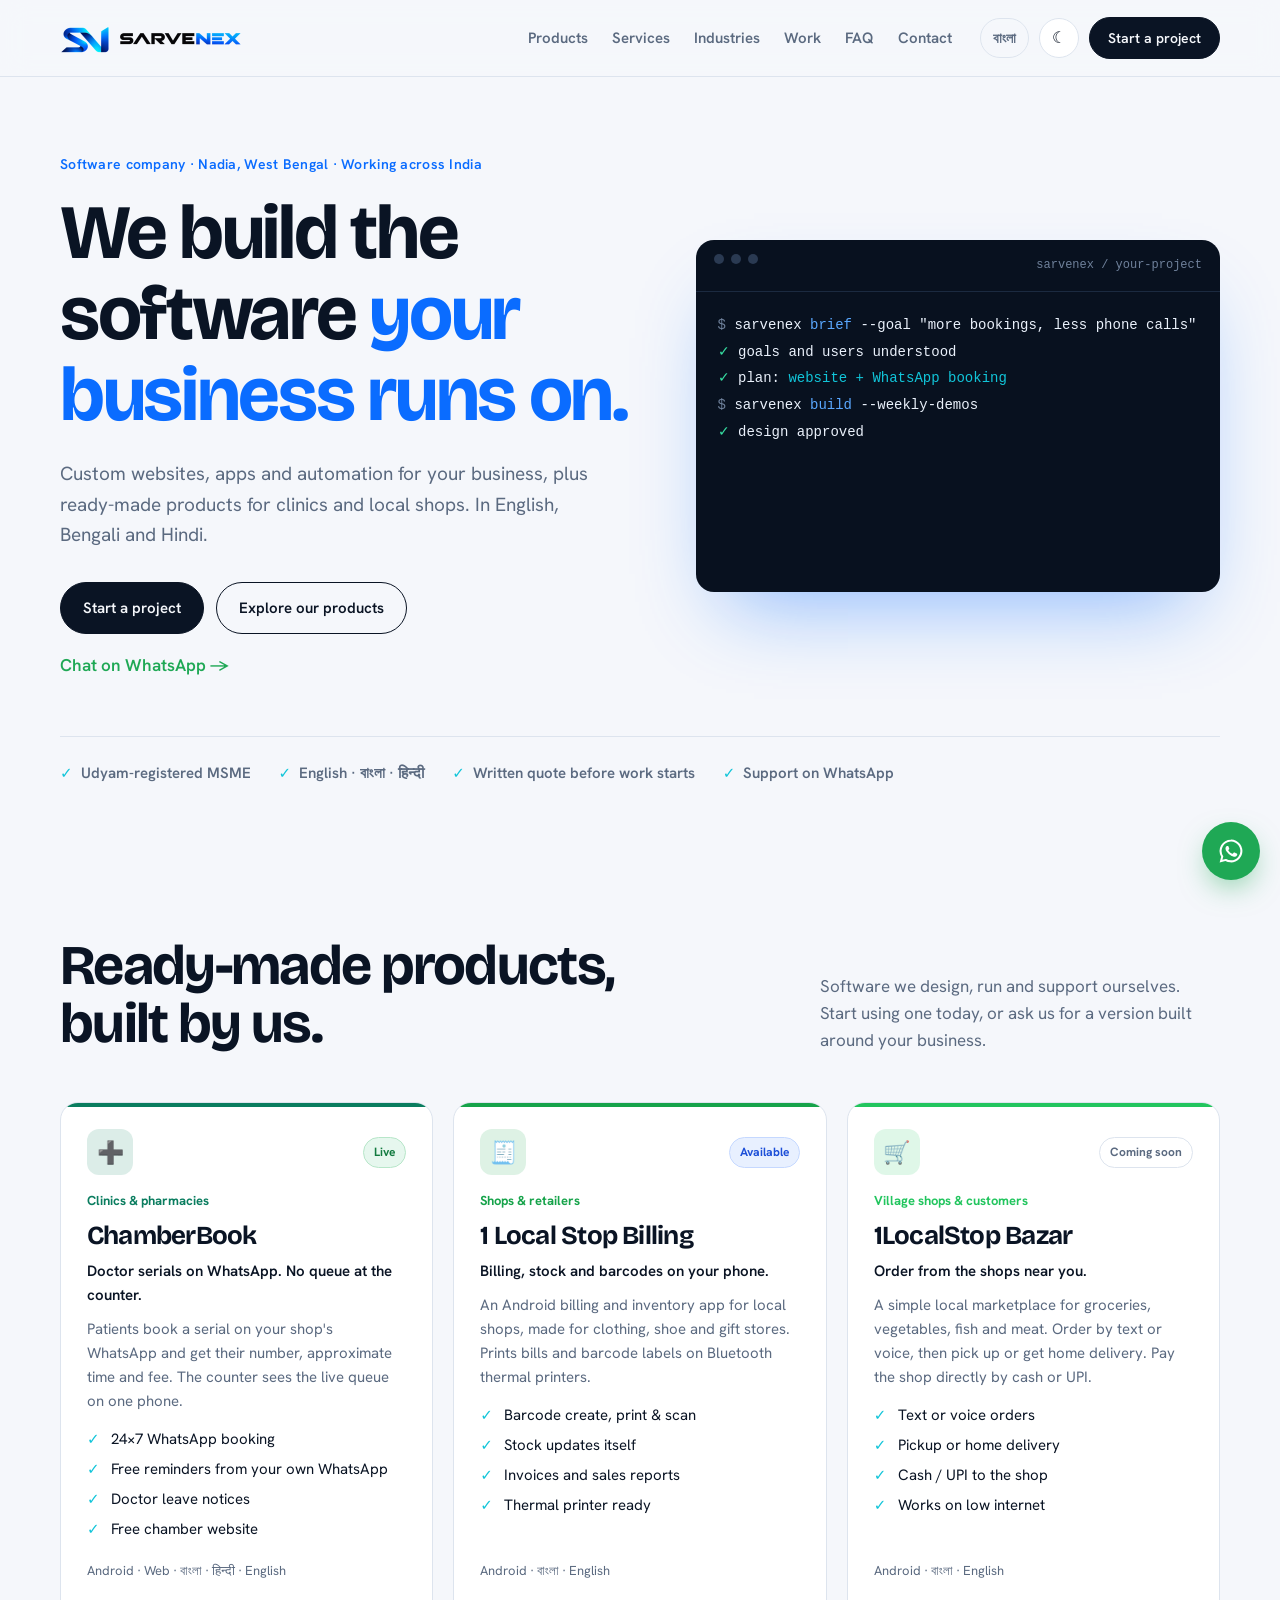
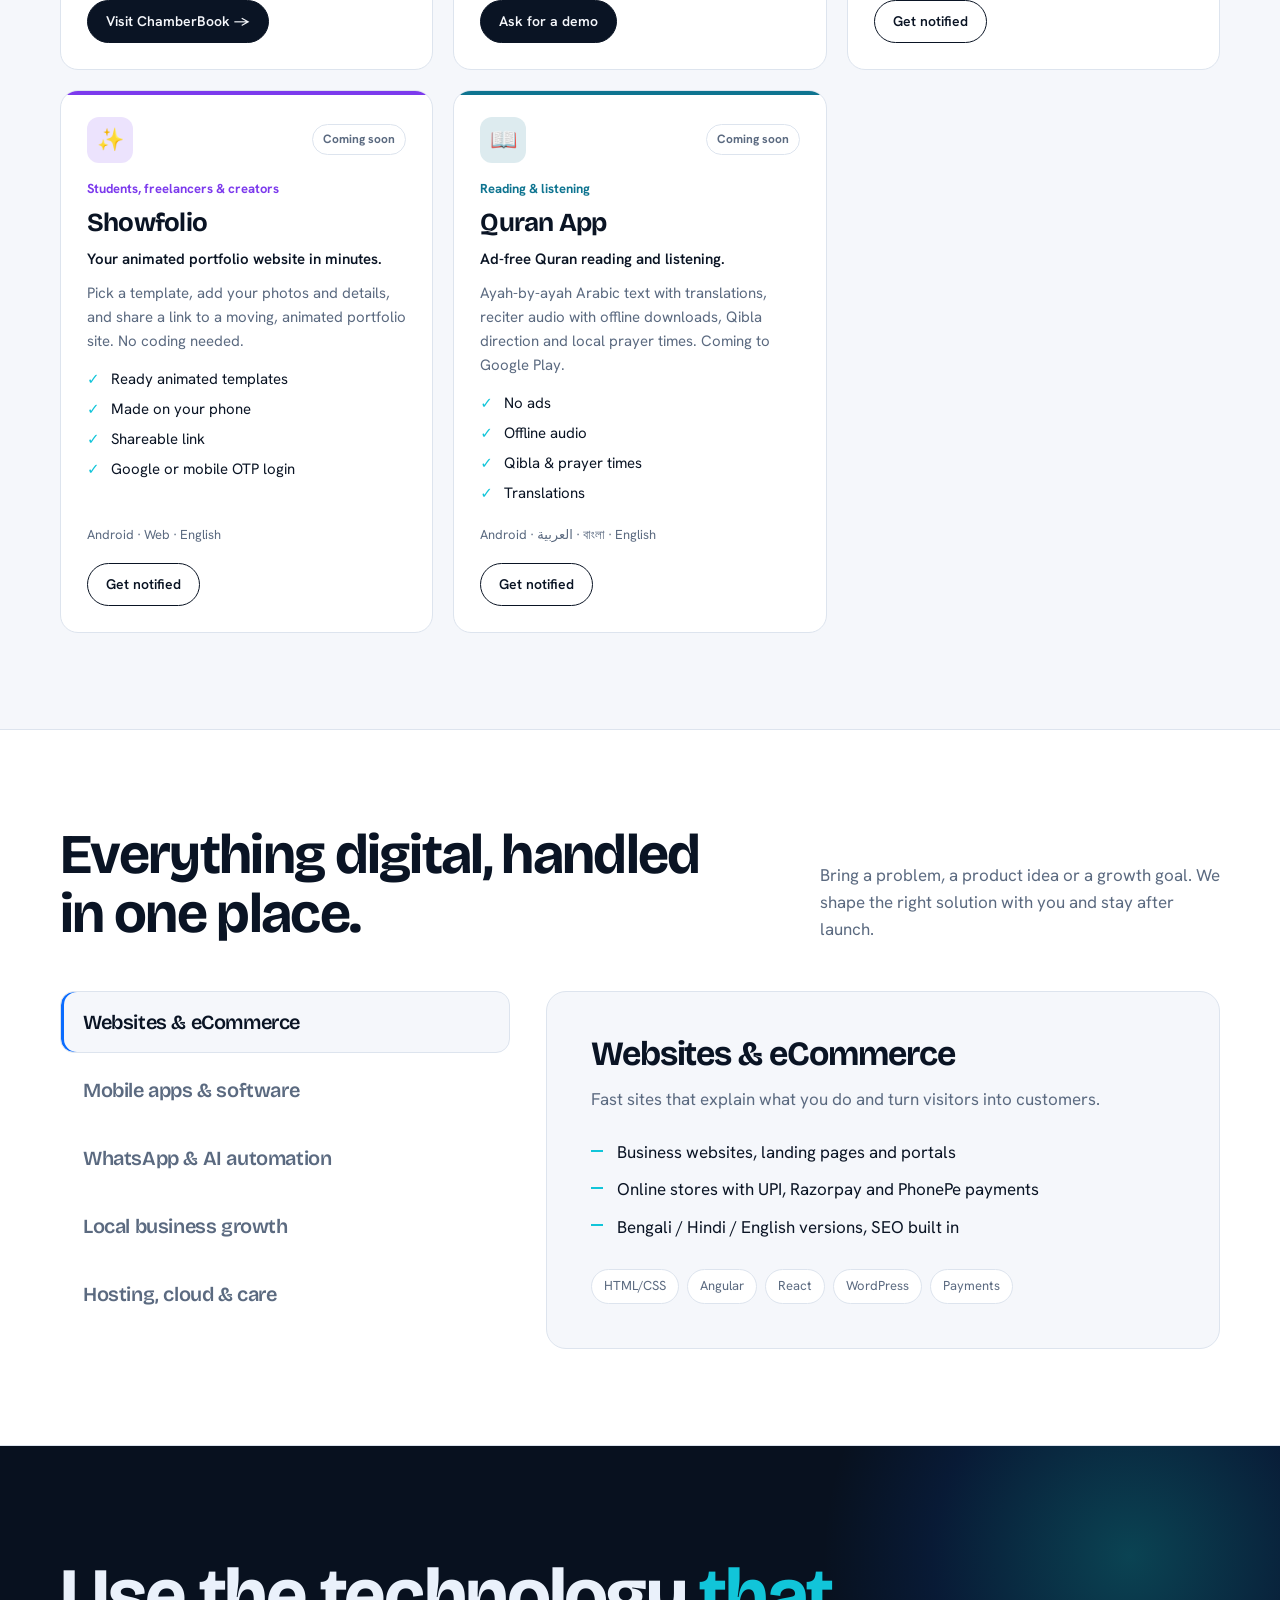
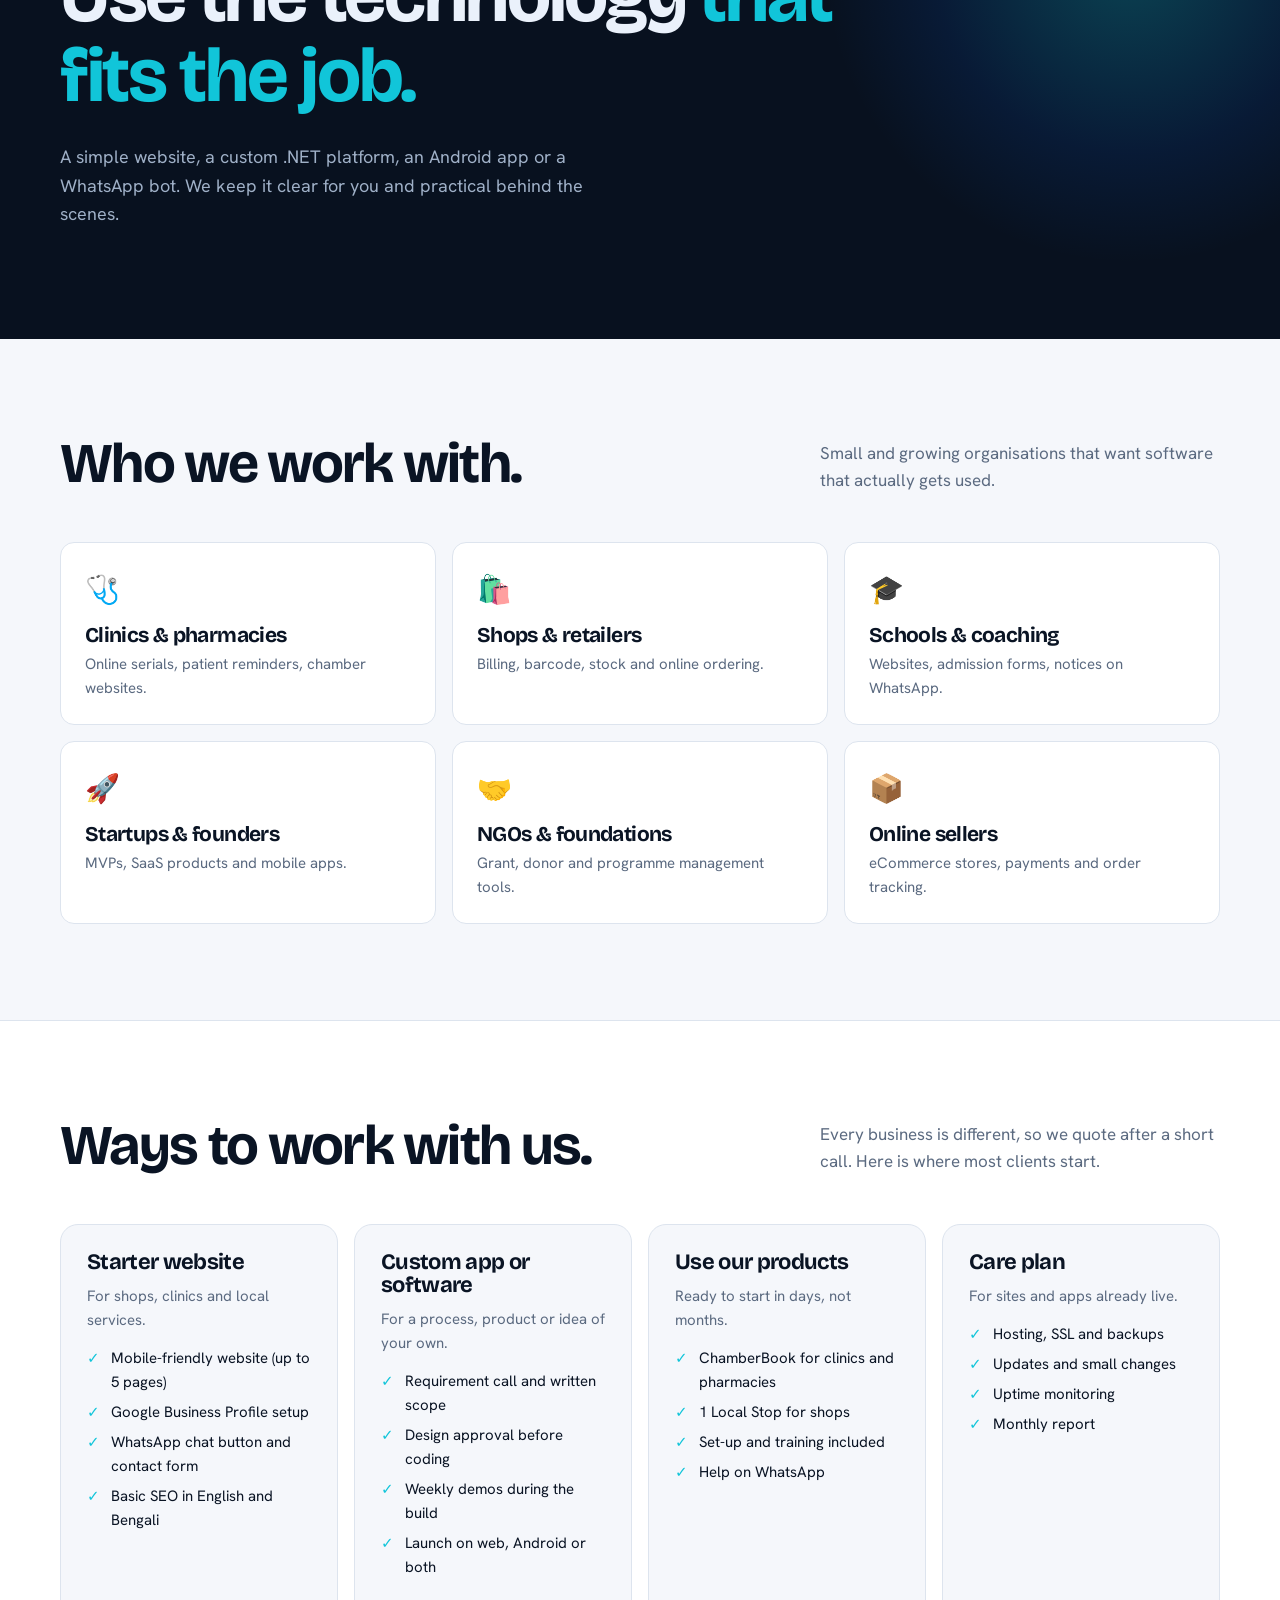
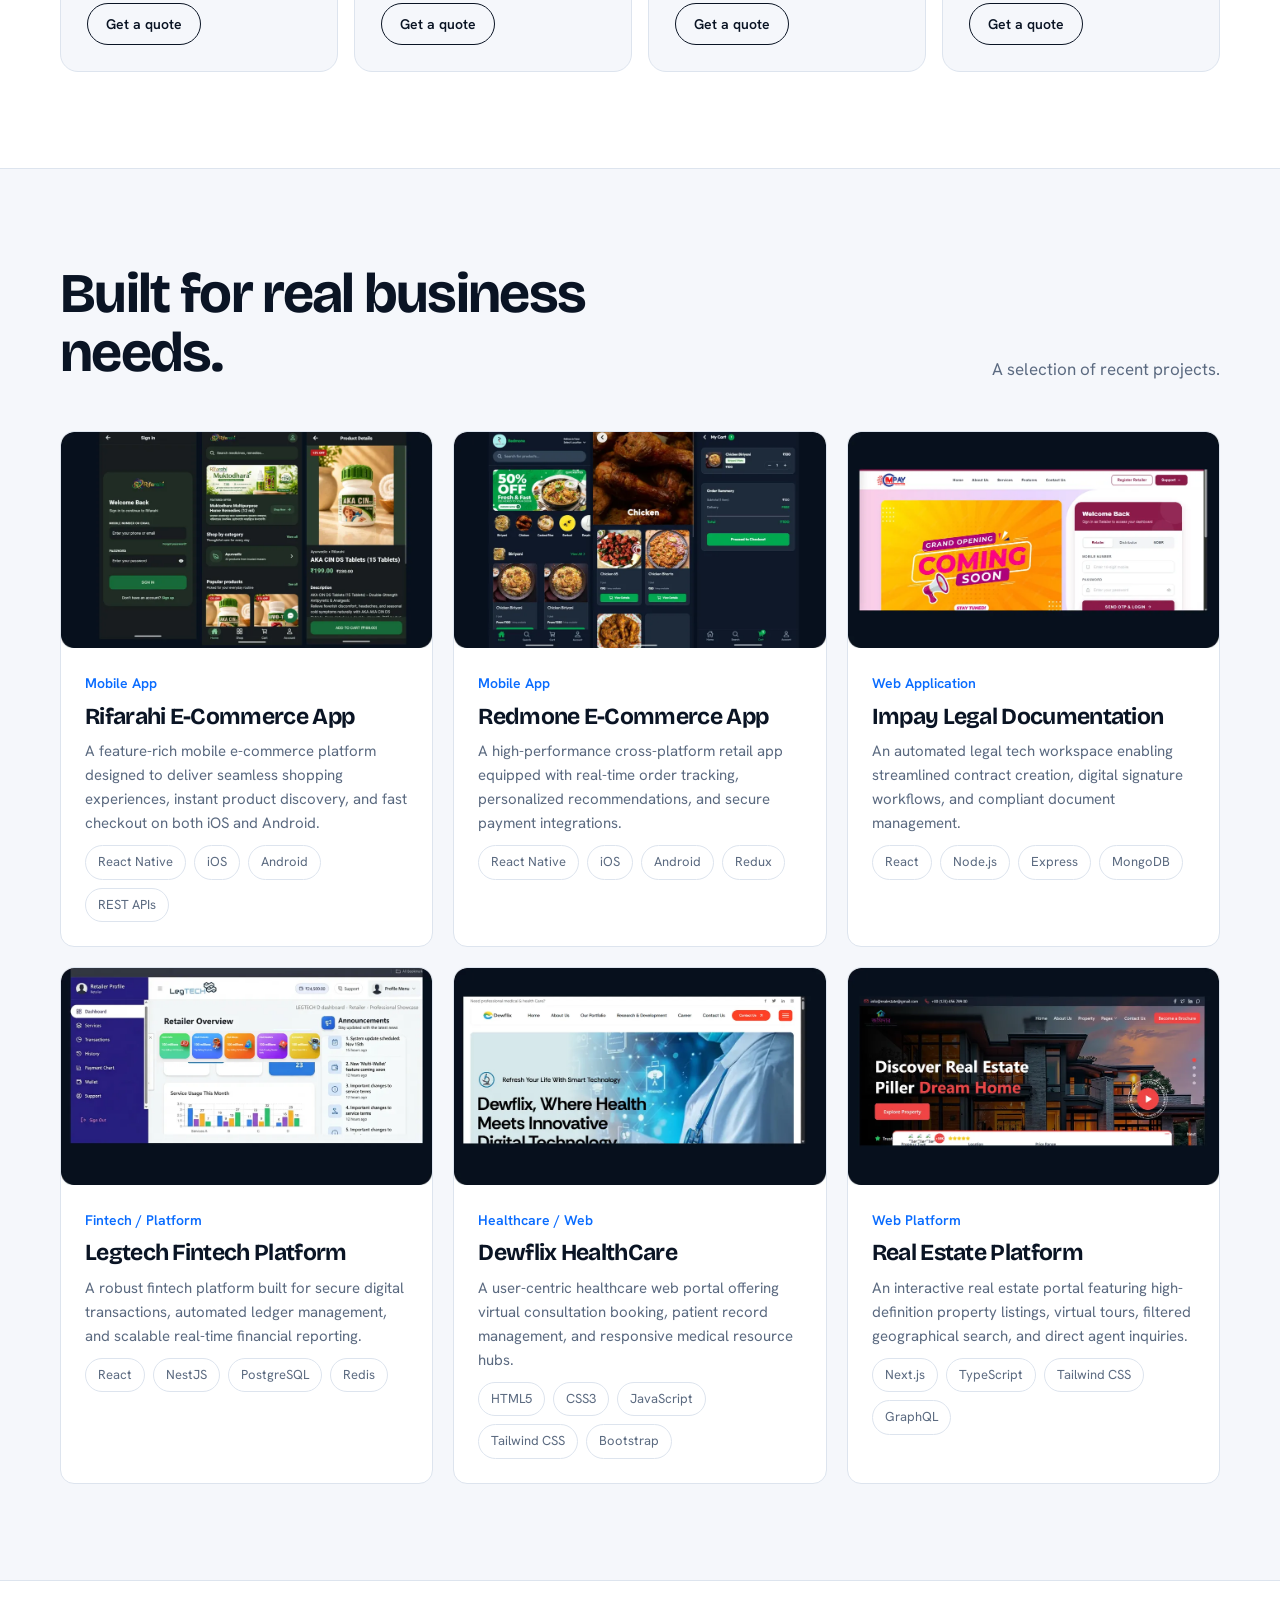
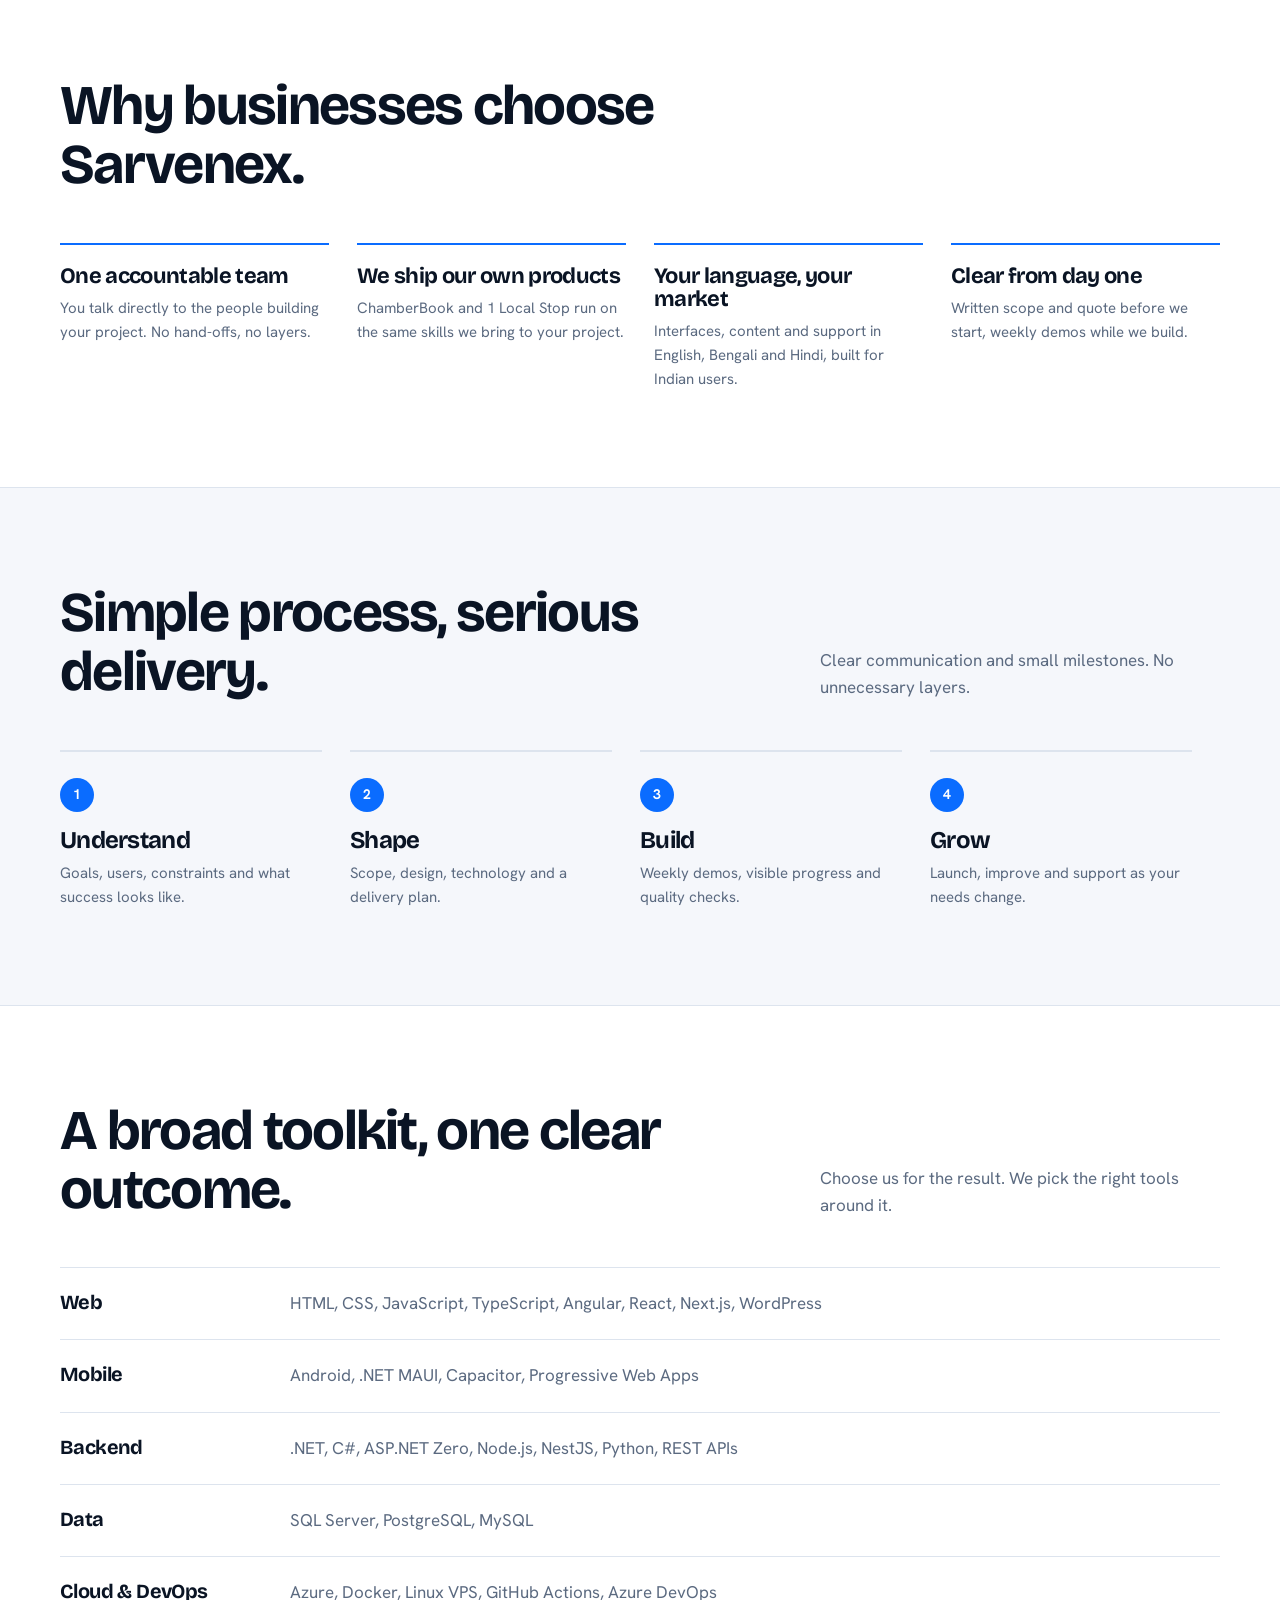
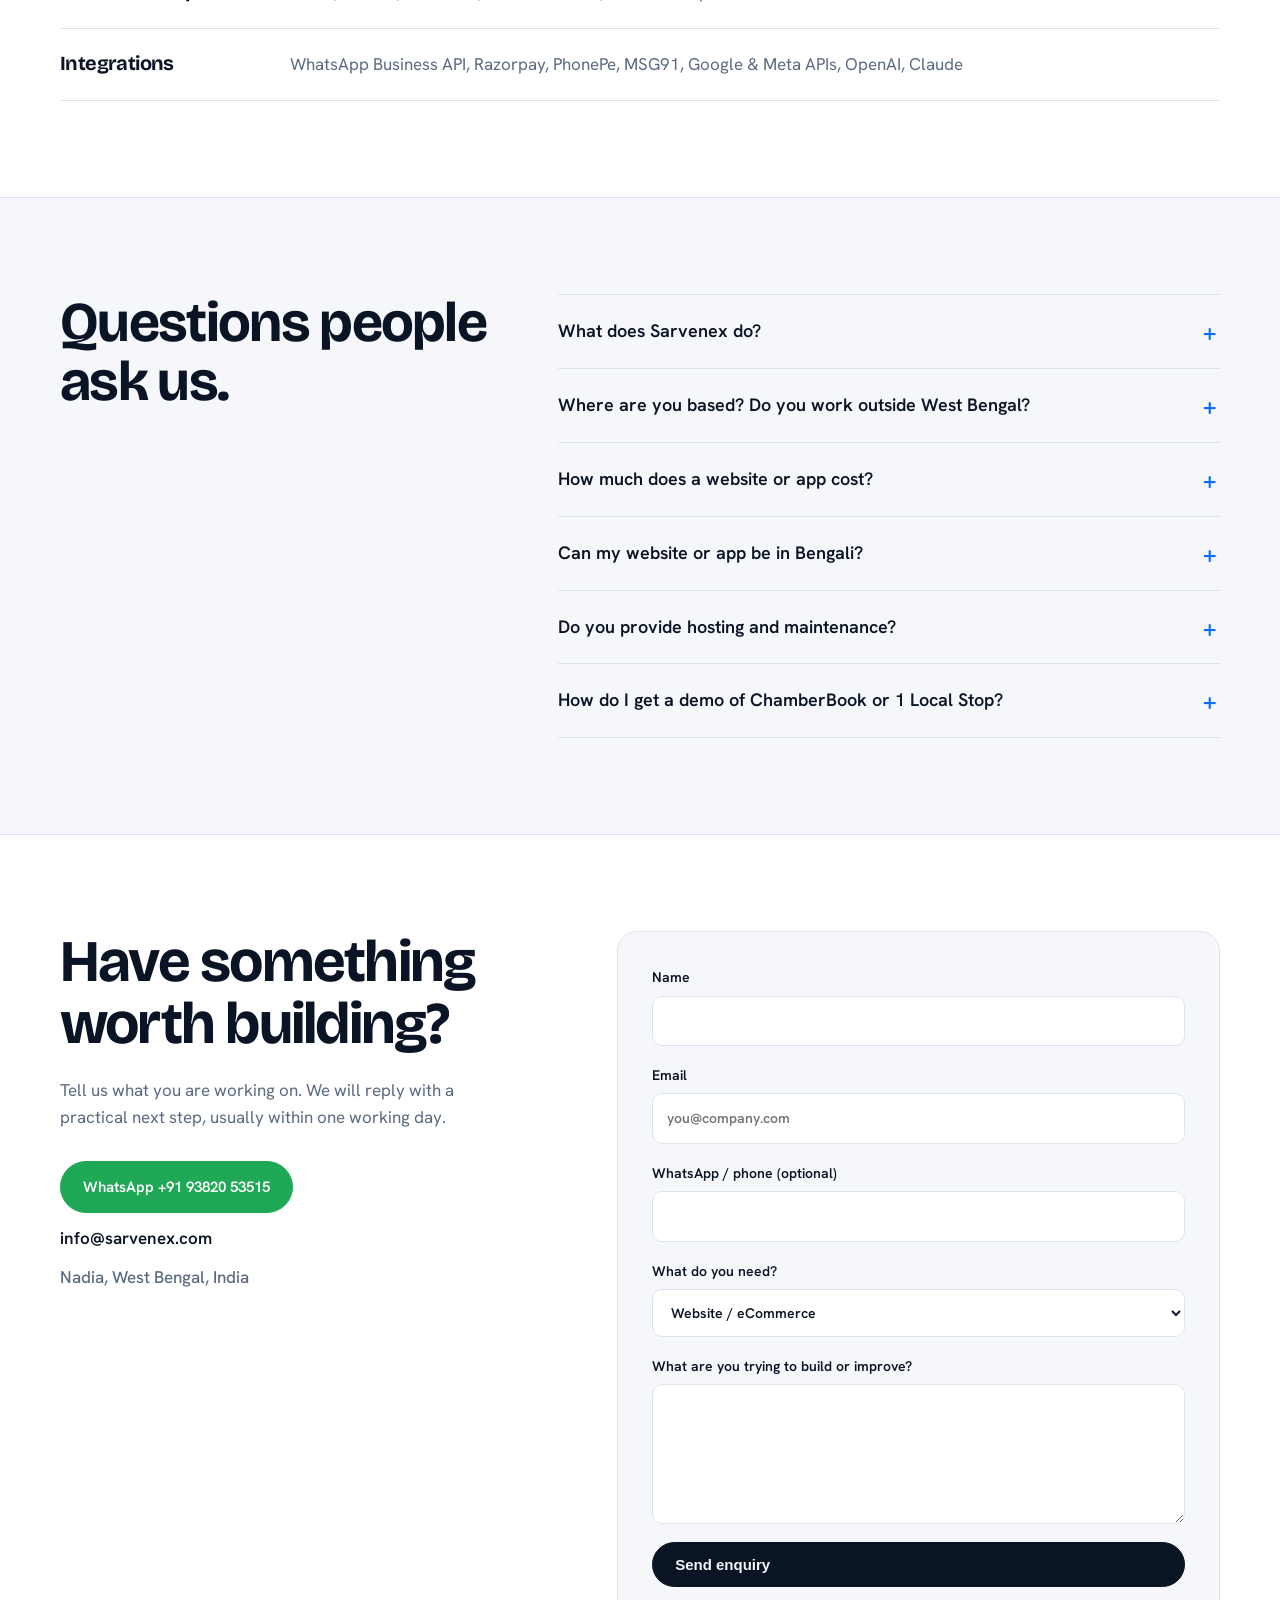
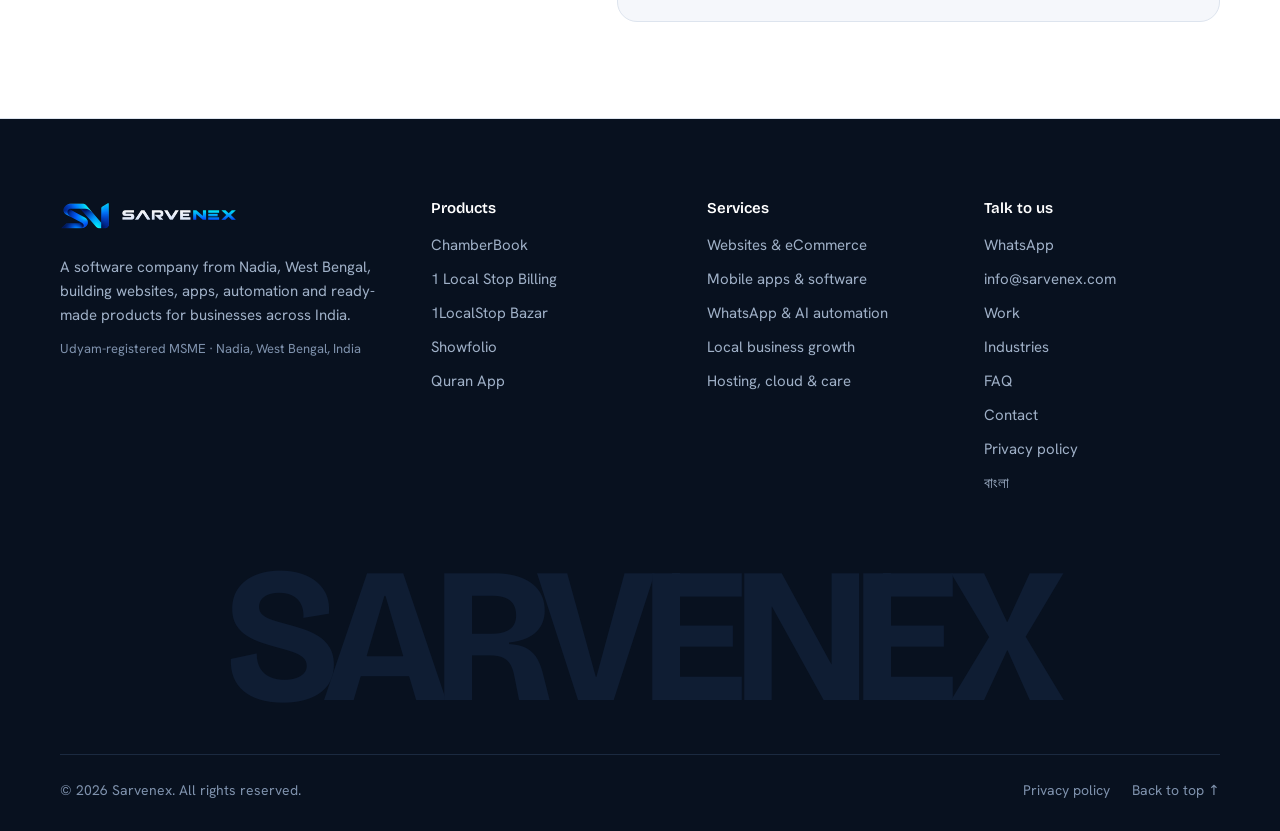
<file: index.html>
<!doctype html>
<html lang="en">
<head>
<meta charset="utf-8">
<meta name="viewport" content="width=device-width,initial-scale=1">
<meta name="theme-color" content="#08111f">
<title>Sarvenex — Software, Website &amp; App Development | West Bengal, India</title>
<meta name="description" content="Sarvenex builds websites, mobile apps, custom software and WhatsApp automation for businesses across India, and makes ready-made products like ChamberBook for clinics and 1 Local Stop for shops.">
<link rel="canonical" href="https://sarvenex.com/">
<link rel="alternate" hreflang="en" href="https://sarvenex.com/">
<link rel="alternate" hreflang="bn" href="https://sarvenex.com/bn/">
<link rel="alternate" hreflang="x-default" href="https://sarvenex.com/">
<meta property="og:type" content="website">
<meta property="og:site_name" content="Sarvenex">
<meta property="og:title" content="Sarvenex — We build the software your business runs on">
<meta property="og:description" content="Sarvenex builds websites, mobile apps, custom software and WhatsApp automation for businesses across India, and makes ready-made products like ChamberBook for clinics and 1 Local Stop for shops.">
<meta property="og:url" content="https://sarvenex.com/">
<meta property="og:image" content="https://sarvenex.com/assets/img/og-image.png">
<meta property="og:image:width" content="1200"><meta property="og:image:height" content="630">
<meta property="og:locale" content="en_IN">
<meta name="twitter:card" content="summary_large_image">
<link rel="preconnect" href="https://fonts.googleapis.com"><link rel="preconnect" href="https://fonts.gstatic.com" crossorigin>
<link href="https://fonts.googleapis.com/css2?family=Bricolage+Grotesque:opsz,wght@12..96,600;12..96,700&family=Hanken+Grotesk:wght@400;500;600&display=swap" rel="stylesheet">
<link rel="stylesheet" href="/assets/css/styles.css">
<link rel="icon" href="/assets/img/favicon.ico" sizes="any">
<link rel="icon" type="image/png" sizes="32x32" href="/assets/img/favicon-32.png">
<link rel="apple-touch-icon" sizes="180x180" href="/assets/img/apple-touch-icon.png">
<script>try{var t=localStorage.getItem('theme');if(t)document.documentElement.dataset.theme=t}catch(e){}</script>
<script type="application/ld+json">{"@context":"https://schema.org","@graph":[{"@type":["Organization","ProfessionalService"],"@id":"https://sarvenex.com/#org","name":"Sarvenex","url":"https://sarvenex.com/","logo":"https://sarvenex.com/assets/img/sarvenex-icon.png","image":"https://sarvenex.com/assets/img/og-image.png","slogan":"Building What's Next","description":"Sarvenex builds websites, mobile apps, custom software and WhatsApp automation for businesses across India, and makes ready-made products like ChamberBook for clinics and 1 Local Stop for shops.","email":"info@sarvenex.com","telephone":"+919382053515","address":{"@type":"PostalAddress","addressLocality":"Nadia","addressRegion":"West Bengal","addressCountry":"IN"},"areaServed":{"@type":"Country","name":"India"},"knowsLanguage":["en","bn","hi"],"makesOffer":[{"@type":"Offer","itemOffered":{"@type":"Service","name":"Websites & eCommerce"}},{"@type":"Offer","itemOffered":{"@type":"Service","name":"Mobile apps & software"}},{"@type":"Offer","itemOffered":{"@type":"Service","name":"WhatsApp & AI automation"}},{"@type":"Offer","itemOffered":{"@type":"Service","name":"Local business growth"}},{"@type":"Offer","itemOffered":{"@type":"Service","name":"Hosting, cloud & care"}}]},{"@type":"WebSite","@id":"https://sarvenex.com/#website","url":"https://sarvenex.com/","name":"Sarvenex","inLanguage":["en","bn"],"publisher":{"@id":"https://sarvenex.com/#org"}},{"@type":"ItemList","name":"Sarvenex products","itemListElement":[{"@type":"ListItem","position":1,"item":{"@type":"SoftwareApplication","name":"ChamberBook","description":"Patients book a serial on your shop's WhatsApp and get their number, approximate time and fee. The counter sees the live queue on one phone.","applicationCategory":"BusinessApplication","operatingSystem":"Android, Web","publisher":{"@id":"https://sarvenex.com/#org"},"url":"https://chamberbook.sarvenex.com/"}},{"@type":"ListItem","position":2,"item":{"@type":"SoftwareApplication","name":"1 Local Stop Billing","description":"An Android billing and inventory app for local shops, made for clothing, shoe and gift stores. Prints bills and barcode labels on Bluetooth thermal printers.","applicationCategory":"BusinessApplication","operatingSystem":"Android","publisher":{"@id":"https://sarvenex.com/#org"}}},{"@type":"ListItem","position":3,"item":{"@type":"SoftwareApplication","name":"1LocalStop Bazar","description":"A simple local marketplace for groceries, vegetables, fish and meat. Order by text or voice, then pick up or get home delivery. Pay the shop directly by cash or UPI.","applicationCategory":"ShoppingApplication","operatingSystem":"Android","publisher":{"@id":"https://sarvenex.com/#org"}}},{"@type":"ListItem","position":4,"item":{"@type":"SoftwareApplication","name":"Showfolio","description":"Pick a template, add your photos and details, and share a link to a moving, animated portfolio site. No coding needed.","applicationCategory":"DesignApplication","operatingSystem":"Android, Web","publisher":{"@id":"https://sarvenex.com/#org"}}},{"@type":"ListItem","position":5,"item":{"@type":"SoftwareApplication","name":"Quran App","description":"Ayah-by-ayah Arabic text with translations, reciter audio with offline downloads, Qibla direction and local prayer times. Coming to Google Play.","applicationCategory":"LifestyleApplication","operatingSystem":"Android","publisher":{"@id":"https://sarvenex.com/#org"}}}]},{"@type":"FAQPage","inLanguage":"en","mainEntity":[{"@type":"Question","name":"What does Sarvenex do?","acceptedAnswer":{"@type":"Answer","text":"We build websites, mobile apps, custom software and WhatsApp automation for businesses, and we make our own ready-made products such as ChamberBook (for clinics and pharmacies) and 1 Local Stop (for shops)."}},{"@type":"Question","name":"Where are you based? Do you work outside West Bengal?","acceptedAnswer":{"@type":"Answer","text":"We are based in Nadia, West Bengal. Most work happens online, so we work with clients anywhere in India."}},{"@type":"Question","name":"How much does a website or app cost?","acceptedAnswer":{"@type":"Answer","text":"It depends on the pages, features and integrations you need. After a short call we send a written scope and a fixed quote, so you know the cost before work starts."}},{"@type":"Question","name":"Can my website or app be in Bengali?","acceptedAnswer":{"@type":"Answer","text":"Yes. We build in English, Bengali and Hindi, and can add a language switch so your customers choose."}},{"@type":"Question","name":"Do you provide hosting and maintenance?","acceptedAnswer":{"@type":"Answer","text":"Yes. We can handle domain, hosting, SSL, email and backups, and offer monthly care plans for updates and fixes."}},{"@type":"Question","name":"How do I get a demo of ChamberBook or 1 Local Stop?","acceptedAnswer":{"@type":"Answer","text":"Message us on WhatsApp and we will show you a live demo and help you set it up."}}]}]}</script>
</head>
<body id="top">
<a class="skip" href="#main">Skip to content</a>
<header class="header"><div class="wrap nav">
<a class="brand" href="/" aria-label="Sarvenex home"><img class="light-logo" src="/assets/img/logo-light.webp" alt="Sarvenex" width="181" height="30"><img class="dark-logo" src="/assets/img/logo-dark.webp" alt="Sarvenex" width="176" height="30"></a>
<nav class="links" id="links" aria-label="Primary"><a href="#products">Products</a><a href="#services">Services</a><a href="#industries">Industries</a><a href="#work">Work</a><a href="#faq">FAQ</a><a href="#contact">Contact</a></nav>
<div class="tools"><a class="lang" href="/bn/" hreflang="bn" lang="bn">বাংলা</a><button class="icon-btn" id="themeToggle" type="button" aria-label="Toggle theme"><span id="themeIcon">☾</span></button><a class="btn sm" href="#contact">Start a project</a><button class="icon-btn menu" id="menuBtn" type="button" aria-label="Menu" aria-expanded="false">☰</button></div>
</div></header>
<main id="main"><section class="hero"><div class="wrap hero-grid">
<div><p class="eyebrow">Software company · Nadia, West Bengal · Working across India</p><h1>We build the software <i>your business runs on.</i></h1>
<p class="lead">Custom websites, apps and automation for your business, plus ready-made products for clinics and local shops. In English, Bengali and Hindi.</p>
<div class="row"><a class="btn" href="#contact">Start a project</a><a class="btn ghost" href="#products">Explore our products</a></div>
<a class="wa-inline" href="https://wa.me/919382053515?text=Hi%20Sarvenex%2C%20I%27d%20like%20to%20discuss%20a%20project." target="_blank" rel="noopener">Chat on WhatsApp →</a></div>
<div class="term" aria-hidden="true"><div class="term-bar"><b></b><b></b><b></b><span>sarvenex / your-project</span></div>
<div class="term-body"><div><span class="p">$</span> sarvenex <span class="b">brief</span> --goal "more bookings, less phone calls"</div><div><span class="ok">✓</span> goals and users understood</div><div><span class="ok">✓</span> plan: <span class="c">website + WhatsApp booking</span></div><div><span class="p">$</span> sarvenex <span class="b">build</span> --weekly-demos</div><div><span class="ok">✓</span> design approved</div><div><span class="ok">✓</span> Google listing + SEO ready</div><div><span class="p">$</span> sarvenex <span class="b">launch</span></div><div><span class="ok">✓</span> live, monitored, supported</div><div><span class="c">Next: grow it.</span></div></div></div>
</div>
<div class="wrap"><ul class="trust"><li>Udyam-registered MSME</li><li>English · বাংলা · हिन्दी</li><li>Written quote before work starts</li><li>Support on WhatsApp</li></ul></div></section><section class="sec" id="products"><div class="wrap">
<div class="head"><h2>Ready-made products, built by us.</h2><p>Software we design, run and support ourselves. Start using one today, or ask us for a version built around your business.</p></div>
<div class="prods"><article class="prod" id="p-chamberbook" style="--pc:#0A7D5F">
<div class="prod-top"><span class="prod-ic" aria-hidden="true">➕</span><span class="badge live">Live</span></div>
<small>Clinics &amp; pharmacies</small>
<h3>ChamberBook</h3>
<p class="tag">Doctor serials on WhatsApp. No queue at the counter.</p>
<p>Patients book a serial on your shop&#x27;s WhatsApp and get their number, approximate time and fee. The counter sees the live queue on one phone.</p>
<ul class="ticks"><li>24×7 WhatsApp booking</li><li>Free reminders from your own WhatsApp</li><li>Doctor leave notices</li><li>Free chamber website</li></ul>
<p class="meta">Android · Web · বাংলা · हिन्दी · English</p>
<div class="prod-cta"><a class="btn sm" href="https://chamberbook.sarvenex.com/" target="_blank" rel="noopener">Visit ChamberBook →</a></div>
</article><article class="prod" id="p-1localstop-billing" style="--pc:#16A34A">
<div class="prod-top"><span class="prod-ic" aria-hidden="true">🧾</span><span class="badge ready">Available</span></div>
<small>Shops &amp; retailers</small>
<h3>1 Local Stop Billing</h3>
<p class="tag">Billing, stock and barcodes on your phone.</p>
<p>An Android billing and inventory app for local shops, made for clothing, shoe and gift stores. Prints bills and barcode labels on Bluetooth thermal printers.</p>
<ul class="ticks"><li>Barcode create, print &amp; scan</li><li>Stock updates itself</li><li>Invoices and sales reports</li><li>Thermal printer ready</li></ul>
<p class="meta">Android · বাংলা · English</p>
<div class="prod-cta"><a class="btn sm" href="https://wa.me/919382053515?text=1%20Local%20Stop%20Billing%20%E2%80%94%20Ask%20for%20a%20demo" target="_blank" rel="noopener">Ask for a demo</a></div>
</article><article class="prod" id="p-1localstop-bazar" style="--pc:#22C55E">
<div class="prod-top"><span class="prod-ic" aria-hidden="true">🛒</span><span class="badge soon">Coming soon</span></div>
<small>Village shops &amp; customers</small>
<h3>1LocalStop Bazar</h3>
<p class="tag">Order from the shops near you.</p>
<p>A simple local marketplace for groceries, vegetables, fish and meat. Order by text or voice, then pick up or get home delivery. Pay the shop directly by cash or UPI.</p>
<ul class="ticks"><li>Text or voice orders</li><li>Pickup or home delivery</li><li>Cash / UPI to the shop</li><li>Works on low internet</li></ul>
<p class="meta">Android · বাংলা · English</p>
<div class="prod-cta"><a class="btn sm ghost" href="https://wa.me/919382053515?text=1LocalStop%20Bazar%20%E2%80%94%20Get%20notified" target="_blank" rel="noopener">Get notified</a></div>
</article><article class="prod" id="p-showfolio" style="--pc:#7C3AED">
<div class="prod-top"><span class="prod-ic" aria-hidden="true">✨</span><span class="badge soon">Coming soon</span></div>
<small>Students, freelancers &amp; creators</small>
<h3>Showfolio</h3>
<p class="tag">Your animated portfolio website in minutes.</p>
<p>Pick a template, add your photos and details, and share a link to a moving, animated portfolio site. No coding needed.</p>
<ul class="ticks"><li>Ready animated templates</li><li>Made on your phone</li><li>Shareable link</li><li>Google or mobile OTP login</li></ul>
<p class="meta">Android · Web · English</p>
<div class="prod-cta"><a class="btn sm ghost" href="https://wa.me/919382053515?text=Showfolio%20%E2%80%94%20Get%20notified" target="_blank" rel="noopener">Get notified</a></div>
</article><article class="prod" id="p-quran-app" style="--pc:#0E7490">
<div class="prod-top"><span class="prod-ic" aria-hidden="true">📖</span><span class="badge soon">Coming soon</span></div>
<small>Reading &amp; listening</small>
<h3>Quran App</h3>
<p class="tag">Ad-free Quran reading and listening.</p>
<p>Ayah-by-ayah Arabic text with translations, reciter audio with offline downloads, Qibla direction and local prayer times. Coming to Google Play.</p>
<ul class="ticks"><li>No ads</li><li>Offline audio</li><li>Qibla &amp; prayer times</li><li>Translations</li></ul>
<p class="meta">Android · العربية · বাংলা · English</p>
<div class="prod-cta"><a class="btn sm ghost" href="https://wa.me/919382053515?text=Quran%20App%20%E2%80%94%20Get%20notified" target="_blank" rel="noopener">Get notified</a></div>
</article></div></div></section><section class="sec alt" id="services"><div class="wrap">
<div class="head"><h2>Everything digital, handled in one place.</h2><p>Bring a problem, a product idea or a growth goal. We shape the right solution with you and stay after launch.</p></div>
<div class="svc"><div class="tabs" role="tablist" aria-label="Services"><button class="tab" role="tab" id="t1" aria-selected="true" aria-controls="s1">Websites &amp; eCommerce</button><button class="tab" role="tab" id="t2" aria-selected="false" aria-controls="s2">Mobile apps &amp; software</button><button class="tab" role="tab" id="t3" aria-selected="false" aria-controls="s3">WhatsApp &amp; AI automation</button><button class="tab" role="tab" id="t4" aria-selected="false" aria-controls="s4">Local business growth</button><button class="tab" role="tab" id="t5" aria-selected="false" aria-controls="s5">Hosting, cloud &amp; care</button></div><div><div class="pane" id="s1" role="tabpanel" aria-labelledby="t1"><h3>Websites &amp; eCommerce</h3><p>Fast sites that explain what you do and turn visitors into customers.</p><ul><li>Business websites, landing pages and portals</li><li>Online stores with UPI, Razorpay and PhonePe payments</li><li>Bengali / Hindi / English versions, SEO built in</li></ul><div class="chips"><span>HTML/CSS</span><span>Angular</span><span>React</span><span>WordPress</span><span>Payments</span></div></div><div class="pane" id="s2" role="tabpanel" aria-labelledby="t2" hidden><h3>Mobile apps &amp; software</h3><p>Apps and systems your team and customers use every day.</p><ul><li>Android apps and web apps from one codebase</li><li>SaaS products, billing, inventory and booking systems</li><li>Admin dashboards, reports and role-based access</li></ul><div class="chips"><span>Android</span><span>.NET MAUI</span><span>Capacitor</span><span>.NET</span><span>Node.js</span></div></div><div class="pane" id="s3" role="tabpanel" aria-labelledby="t3" hidden><h3>WhatsApp &amp; AI automation</h3><p>Let software handle the repetitive messages and tasks.</p><ul><li>WhatsApp booking bots, reminders and broadcasts</li><li>OTP login, SMS and notification flows</li><li>AI assistants for FAQs and internal knowledge</li></ul><div class="chips"><span>WhatsApp API</span><span>MSG91</span><span>OpenAI</span><span>Claude</span><span>Automation</span></div></div><div class="pane" id="s4" role="tabpanel" aria-labelledby="t4" hidden><h3>Local business growth</h3><p>Get found on Google and social media by people near you.</p><ul><li>Google Business Profile setup and optimisation</li><li>Facebook / Instagram page setup and content</li><li>Local SEO, reviews strategy and small-budget ads</li></ul><div class="chips"><span>Google Business</span><span>SEO</span><span>Meta</span><span>Content</span><span>Analytics</span></div></div><div class="pane" id="s5" role="tabpanel" aria-labelledby="t5" hidden><h3>Hosting, cloud &amp; care</h3><p>Reliable hosting and someone to call when something breaks.</p><ul><li>Domain, hosting, SSL and business email</li><li>Cloud and VPS deployments with backups</li><li>Monthly care plans: updates, monitoring, fixes</li></ul><div class="chips"><span>Azure</span><span>Docker</span><span>Linux VPS</span><span>CI/CD</span><span>Monitoring</span></div></div></div></div>
</div></section>
<section class="band"><div class="wrap"><h2>Use the technology <i>that fits the job.</i></h2><p>A simple website, a custom .NET platform, an Android app or a WhatsApp bot. We keep it clear for you and practical behind the scenes.</p></div></section><section class="sec" id="industries"><div class="wrap">
<div class="head"><h2>Who we work with.</h2><p>Small and growing organisations that want software that actually gets used.</p></div>
<div class="inds"><div class="ind"><span aria-hidden="true">🩺</span><h3>Clinics &amp; pharmacies</h3><p>Online serials, patient reminders, chamber websites.</p></div><div class="ind"><span aria-hidden="true">🛍️</span><h3>Shops &amp; retailers</h3><p>Billing, barcode, stock and online ordering.</p></div><div class="ind"><span aria-hidden="true">🎓</span><h3>Schools &amp; coaching</h3><p>Websites, admission forms, notices on WhatsApp.</p></div><div class="ind"><span aria-hidden="true">🚀</span><h3>Startups &amp; founders</h3><p>MVPs, SaaS products and mobile apps.</p></div><div class="ind"><span aria-hidden="true">🤝</span><h3>NGOs &amp; foundations</h3><p>Grant, donor and programme management tools.</p></div><div class="ind"><span aria-hidden="true">📦</span><h3>Online sellers</h3><p>eCommerce stores, payments and order tracking.</p></div></div></div></section><section class="sec alt" id="packages"><div class="wrap">
<div class="head"><h2>Ways to work with us.</h2><p>Every business is different, so we quote after a short call. Here is where most clients start.</p></div>
<div class="pks"><div class="pk"><h3>Starter website</h3><p>For shops, clinics and local services.</p><ul class="ticks"><li>Mobile-friendly website (up to 5 pages)</li><li>Google Business Profile setup</li><li>WhatsApp chat button and contact form</li><li>Basic SEO in English and Bengali</li></ul><a class="btn sm ghost" href="https://wa.me/919382053515?text=Starter%20website%20%E2%80%94%20Get%20a%20quote" target="_blank" rel="noopener">Get a quote</a></div><div class="pk"><h3>Custom app or software</h3><p>For a process, product or idea of your own.</p><ul class="ticks"><li>Requirement call and written scope</li><li>Design approval before coding</li><li>Weekly demos during the build</li><li>Launch on web, Android or both</li></ul><a class="btn sm ghost" href="https://wa.me/919382053515?text=Custom%20app%20or%20software%20%E2%80%94%20Get%20a%20quote" target="_blank" rel="noopener">Get a quote</a></div><div class="pk"><h3>Use our products</h3><p>Ready to start in days, not months.</p><ul class="ticks"><li>ChamberBook for clinics and pharmacies</li><li>1 Local Stop for shops</li><li>Set-up and training included</li><li>Help on WhatsApp</li></ul><a class="btn sm ghost" href="https://wa.me/919382053515?text=Use%20our%20products%20%E2%80%94%20Get%20a%20quote" target="_blank" rel="noopener">Get a quote</a></div><div class="pk"><h3>Care plan</h3><p>For sites and apps already live.</p><ul class="ticks"><li>Hosting, SSL and backups</li><li>Updates and small changes</li><li>Uptime monitoring</li><li>Monthly report</li></ul><a class="btn sm ghost" href="https://wa.me/919382053515?text=Care%20plan%20%E2%80%94%20Get%20a%20quote" target="_blank" rel="noopener">Get a quote</a></div></div></div></section><section class="sec" id="work"><div class="wrap">
<div class="head"><h2>Built for real business needs.</h2><p>A selection of recent projects.</p></div>
<div class="grid3"><article class="proj"><div class="proj-img"><img src="/assets/img/projects/rafarahi.webp" alt="Rifarahi E-Commerce App" loading="lazy" width="900" height="525"></div><div class="proj-body"><small>Mobile App</small><h3>Rifarahi E-Commerce App</h3><p>A feature-rich mobile e-commerce platform designed to deliver seamless shopping experiences, instant product discovery, and fast checkout on both iOS and Android.</p><div class="chips"><span>React Native</span><span>iOS</span><span>Android</span><span>REST APIs</span></div></div></article><article class="proj"><div class="proj-img"><img src="/assets/img/projects/redmone.webp" alt="Redmone E-Commerce App" loading="lazy" width="900" height="525"></div><div class="proj-body"><small>Mobile App</small><h3>Redmone E-Commerce App</h3><p>A high-performance cross-platform retail app equipped with real-time order tracking, personalized recommendations, and secure payment integrations.</p><div class="chips"><span>React Native</span><span>iOS</span><span>Android</span><span>Redux</span></div></div></article><article class="proj"><div class="proj-img"><img src="/assets/img/projects/impay.webp" alt="Impay Legal Documentation" loading="lazy" width="900" height="525"></div><div class="proj-body"><small>Web Application</small><h3>Impay Legal Documentation</h3><p>An automated legal tech workspace enabling streamlined contract creation, digital signature workflows, and compliant document management.</p><div class="chips"><span>React</span><span>Node.js</span><span>Express</span><span>MongoDB</span></div></div></article><article class="proj"><div class="proj-img"><img src="/assets/img/projects/legtech.webp" alt="Legtech Fintech Platform" loading="lazy" width="900" height="525"></div><div class="proj-body"><small>Fintech / Platform</small><h3>Legtech Fintech Platform</h3><p>A robust fintech platform built for secure digital transactions, automated ledger management, and scalable real-time financial reporting.</p><div class="chips"><span>React</span><span>NestJS</span><span>PostgreSQL</span><span>Redis</span></div></div></article><article class="proj"><div class="proj-img"><img src="/assets/img/projects/dewflix.webp" alt="Dewflix HealthCare" loading="lazy" width="900" height="525"></div><div class="proj-body"><small>Healthcare / Web</small><h3>Dewflix HealthCare</h3><p>A user-centric healthcare web portal offering virtual consultation booking, patient record management, and responsive medical resource hubs.</p><div class="chips"><span>HTML5</span><span>CSS3</span><span>JavaScript</span><span>Tailwind CSS</span><span>Bootstrap</span></div></div></article><article class="proj"><div class="proj-img"><img src="/assets/img/projects/jamidaar.webp" alt="Real Estate Platform" loading="lazy" width="900" height="525"></div><div class="proj-body"><small>Web Platform</small><h3>Real Estate Platform</h3><p>An interactive real estate portal featuring high-definition property listings, virtual tours, filtered geographical search, and direct agent inquiries.</p><div class="chips"><span>Next.js</span><span>TypeScript</span><span>Tailwind CSS</span><span>GraphQL</span></div></div></article></div></div></section><section class="sec alt" id="why"><div class="wrap">
<div class="head"><h2>Why businesses choose Sarvenex.</h2></div><div class="whys"><div class="why-i"><h3>One accountable team</h3><p>You talk directly to the people building your project. No hand-offs, no layers.</p></div><div class="why-i"><h3>We ship our own products</h3><p>ChamberBook and 1 Local Stop run on the same skills we bring to your project.</p></div><div class="why-i"><h3>Your language, your market</h3><p>Interfaces, content and support in English, Bengali and Hindi, built for Indian users.</p></div><div class="why-i"><h3>Clear from day one</h3><p>Written scope and quote before we start, weekly demos while we build.</p></div></div></div></section><section class="sec" id="process"><div class="wrap">
<div class="head"><h2>Simple process, serious delivery.</h2><p>Clear communication and small milestones. No unnecessary layers.</p></div>
<div class="steps"><div class="step"><b>1</b><h3>Understand</h3><p>Goals, users, constraints and what success looks like.</p></div><div class="step"><b>2</b><h3>Shape</h3><p>Scope, design, technology and a delivery plan.</p></div><div class="step"><b>3</b><h3>Build</h3><p>Weekly demos, visible progress and quality checks.</p></div><div class="step"><b>4</b><h3>Grow</h3><p>Launch, improve and support as your needs change.</p></div></div></div></section>
<section class="sec alt" id="capabilities"><div class="wrap">
<div class="head"><h2>A broad toolkit, one clear outcome.</h2><p>Choose us for the result. We pick the right tools around it.</p></div>
<div class="caps"><div class="cap"><h3>Web</h3><p>HTML, CSS, JavaScript, TypeScript, Angular, React, Next.js, WordPress</p></div><div class="cap"><h3>Mobile</h3><p>Android, .NET MAUI, Capacitor, Progressive Web Apps</p></div><div class="cap"><h3>Backend</h3><p>.NET, C#, ASP.NET Zero, Node.js, NestJS, Python, REST APIs</p></div><div class="cap"><h3>Data</h3><p>SQL Server, PostgreSQL, MySQL</p></div><div class="cap"><h3>Cloud &amp; DevOps</h3><p>Azure, Docker, Linux VPS, GitHub Actions, Azure DevOps</p></div><div class="cap"><h3>Integrations</h3><p>WhatsApp Business API, Razorpay, PhonePe, MSG91, Google &amp; Meta APIs, OpenAI, Claude</p></div></div></div></section><section class="sec" id="faq"><div class="wrap faq">
<h2>Questions people ask us.</h2><div class="qs"><details><summary>What does Sarvenex do?</summary><p>We build websites, mobile apps, custom software and WhatsApp automation for businesses, and we make our own ready-made products such as ChamberBook (for clinics and pharmacies) and 1 Local Stop (for shops).</p></details><details><summary>Where are you based? Do you work outside West Bengal?</summary><p>We are based in Nadia, West Bengal. Most work happens online, so we work with clients anywhere in India.</p></details><details><summary>How much does a website or app cost?</summary><p>It depends on the pages, features and integrations you need. After a short call we send a written scope and a fixed quote, so you know the cost before work starts.</p></details><details><summary>Can my website or app be in Bengali?</summary><p>Yes. We build in English, Bengali and Hindi, and can add a language switch so your customers choose.</p></details><details><summary>Do you provide hosting and maintenance?</summary><p>Yes. We can handle domain, hosting, SSL, email and backups, and offer monthly care plans for updates and fixes.</p></details><details><summary>How do I get a demo of ChamberBook or 1 Local Stop?</summary><p>Message us on WhatsApp and we will show you a live demo and help you set it up.</p></details></div></div></section><section class="sec alt" id="contact"><div class="wrap contact">
<div><h2>Have something worth building?</h2><p>Tell us what you are working on. We will reply with a practical next step, usually within one working day.</p>
<div class="cd"><a class="btn wa" href="https://wa.me/919382053515?text=Hi%20Sarvenex%2C%20I%27d%20like%20to%20discuss%20a%20project." target="_blank" rel="noopener">WhatsApp +91 93820 53515</a><a href="mailto:info@sarvenex.com">info@sarvenex.com</a><span>Nadia, West Bengal, India</span></div></div>
<form action="https://formsubmit.co/info@sarvenex.com" method="POST">
<input type="hidden" name="_subject" value="New Sarvenex enquiry (EN)"><input type="hidden" name="_captcha" value="false"><input type="hidden" name="_template" value="table"><input type="text" name="_honey" class="hp" tabindex="-1" autocomplete="off" aria-hidden="true">
<label>Name<input name="name" required autocomplete="name"></label>
<label>Email<input name="email" type="email" required autocomplete="email" placeholder="you@company.com"></label>
<label>WhatsApp / phone (optional)<input name="phone" type="tel" autocomplete="tel" inputmode="tel"></label>
<label>What do you need?<select name="service"><option>Website / eCommerce</option><option>Mobile app</option><option>Custom software</option><option>WhatsApp / AI automation</option><option>Google &amp; social media growth</option><option>ChamberBook demo</option><option>1 Local Stop demo</option><option>Hosting / care plan</option><option>Something else</option></select></label>
<label>What are you trying to build or improve?<textarea name="message" rows="5" required></textarea></label>
<button class="btn" type="submit">Send enquiry</button>
</form></div></section></main>
<footer class="foot"><div class="wrap">
<div class="foot-top">
<div><img src="/assets/img/logo-dark.webp" alt="Sarvenex" width="176" height="30" loading="lazy"><p>A software company from Nadia, West Bengal, building websites, apps, automation and ready-made products for businesses across India.</p><p class="small">Udyam-registered MSME · Nadia, West Bengal, India</p></div>
<div><h4>Products</h4><ul><li><a href="https://chamberbook.sarvenex.com/">ChamberBook</a></li><li><a href="#p-1localstop-billing">1 Local Stop Billing</a></li><li><a href="#p-1localstop-bazar">1LocalStop Bazar</a></li><li><a href="#p-showfolio">Showfolio</a></li><li><a href="#p-quran-app">Quran App</a></li></ul></div>
<div><h4>Services</h4><ul><li><a href="#services">Websites &amp; eCommerce</a></li><li><a href="#services">Mobile apps &amp; software</a></li><li><a href="#services">WhatsApp &amp; AI automation</a></li><li><a href="#services">Local business growth</a></li><li><a href="#services">Hosting, cloud &amp; care</a></li></ul></div>
<div><h4>Talk to us</h4><ul><li><a href="https://wa.me/919382053515?text=Hi%20Sarvenex%2C%20I%27d%20like%20to%20discuss%20a%20project." target="_blank" rel="noopener">WhatsApp</a></li><li><a href="mailto:info@sarvenex.com">info@sarvenex.com</a></li><li><a href="#work">Work</a></li><li><a href="#industries">Industries</a></li><li><a href="#faq">FAQ</a></li><li><a href="#contact">Contact</a></li><li><a href="/privacy.html">Privacy policy</a></li><li><a href="/bn/" lang="bn">বাংলা</a></li></ul></div>
</div>
<p class="foot-word" aria-hidden="true">SARVENEX</p>
<div class="foot-bot"><span>© <span id="year">2026</span> Sarvenex. All rights reserved.</span><nav><a href="/privacy.html">Privacy policy</a><a href="#top">Back to top ↑</a></nav></div>
</div></footer>
<a class="wa-float" href="https://wa.me/919382053515?text=Hi%20Sarvenex%2C%20I%27d%20like%20to%20discuss%20a%20project." target="_blank" rel="noopener" aria-label="WhatsApp"><svg viewBox="0 0 32 32" width="28" height="28" aria-hidden="true"><path fill="currentColor" d="M16 3a13 13 0 0 0-11.2 19.6L3 29l6.6-1.7A13 13 0 1 0 16 3zm0 23.7a10.7 10.7 0 0 1-5.5-1.5l-.4-.2-3.9 1 1-3.8-.2-.4A10.7 10.7 0 1 1 16 26.7zm5.9-8c-.3-.2-1.9-1-2.2-1s-.5-.2-.7.2l-1 1.2c-.2.2-.4.2-.7.1a8.8 8.8 0 0 1-4.3-3.8c-.3-.6.3-.5 1-1.7.1-.2 0-.4 0-.6l-1-2.4c-.3-.6-.5-.5-.7-.5h-.6a1.2 1.2 0 0 0-.9.4 3.7 3.7 0 0 0-1.1 2.7 6.4 6.4 0 0 0 1.3 3.4 14.7 14.7 0 0 0 5.7 5c2.1.9 2.9 1 4 .8a3.4 3.4 0 0 0 2.2-1.6 2.8 2.8 0 0 0 .2-1.6c-.1-.2-.3-.3-.6-.4z"/></svg></a>
<script src="/assets/js/main.js" defer></script>
</body></html>
</file>
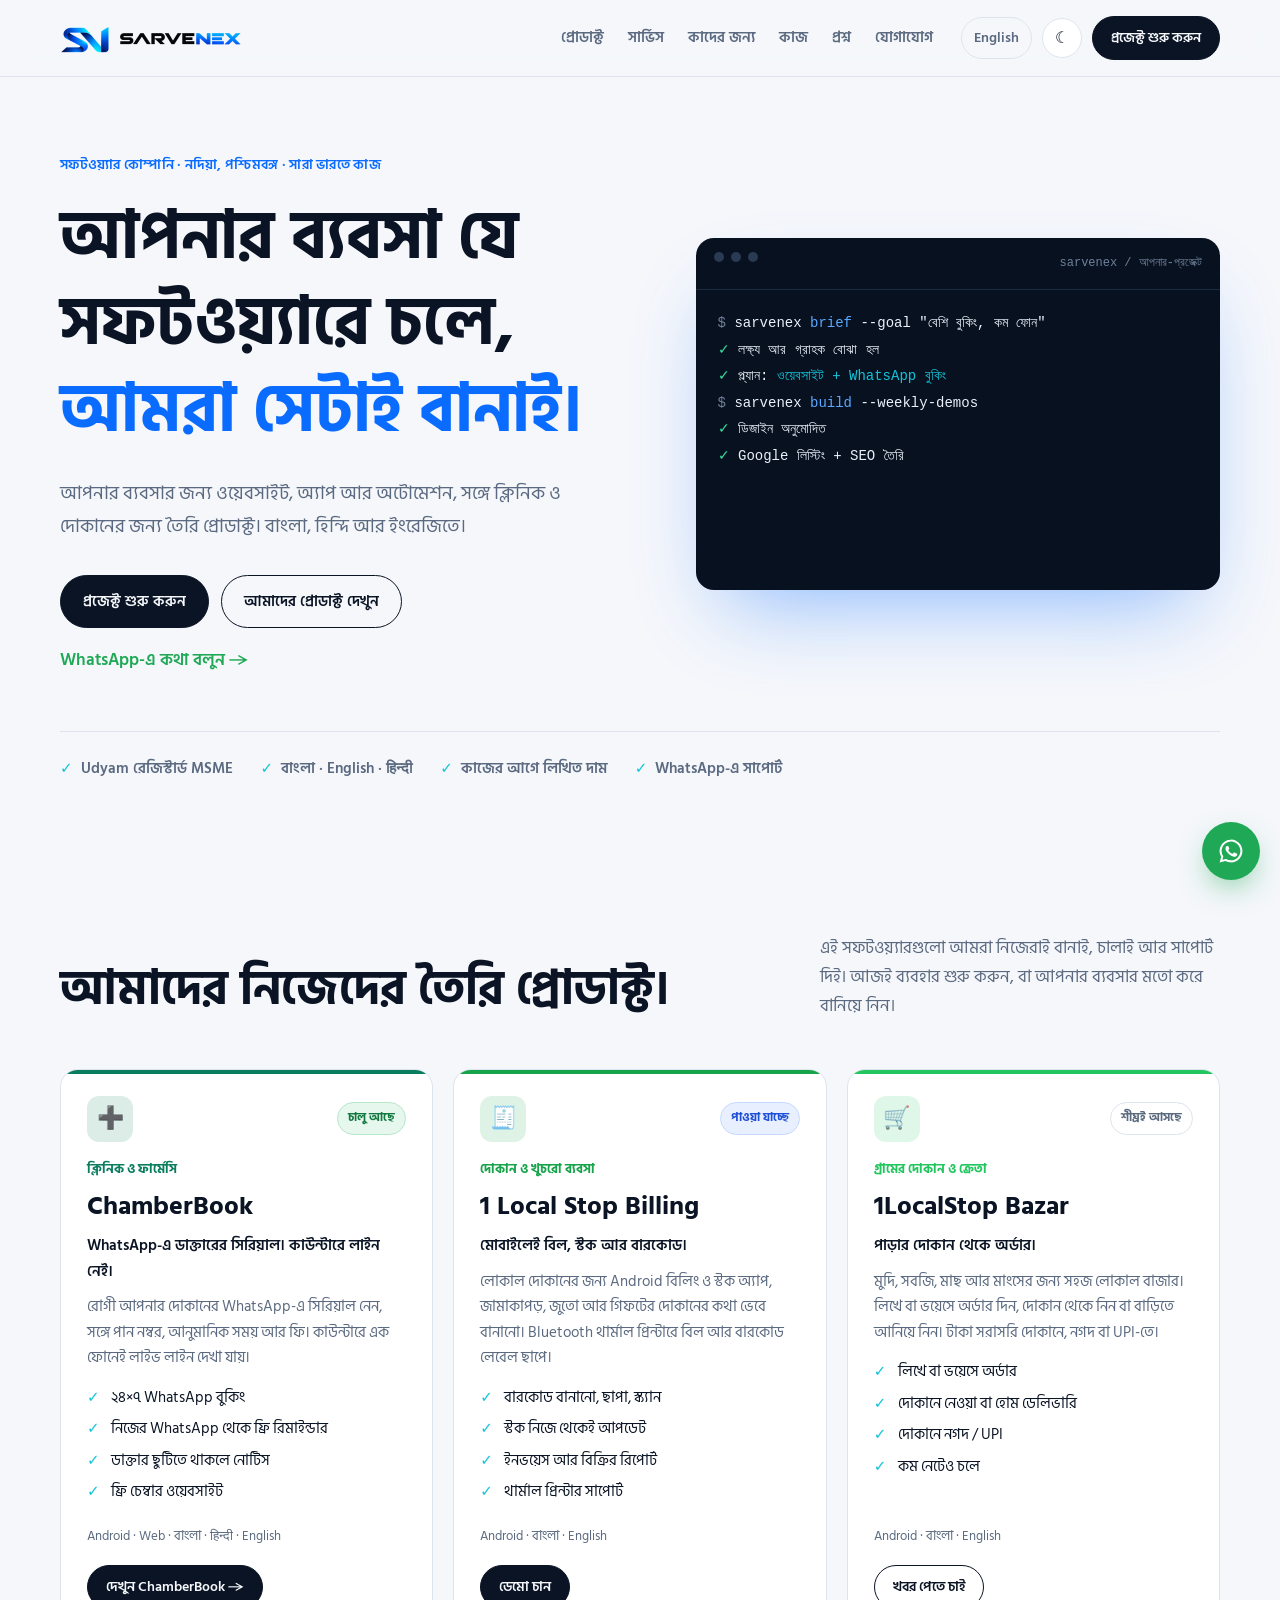
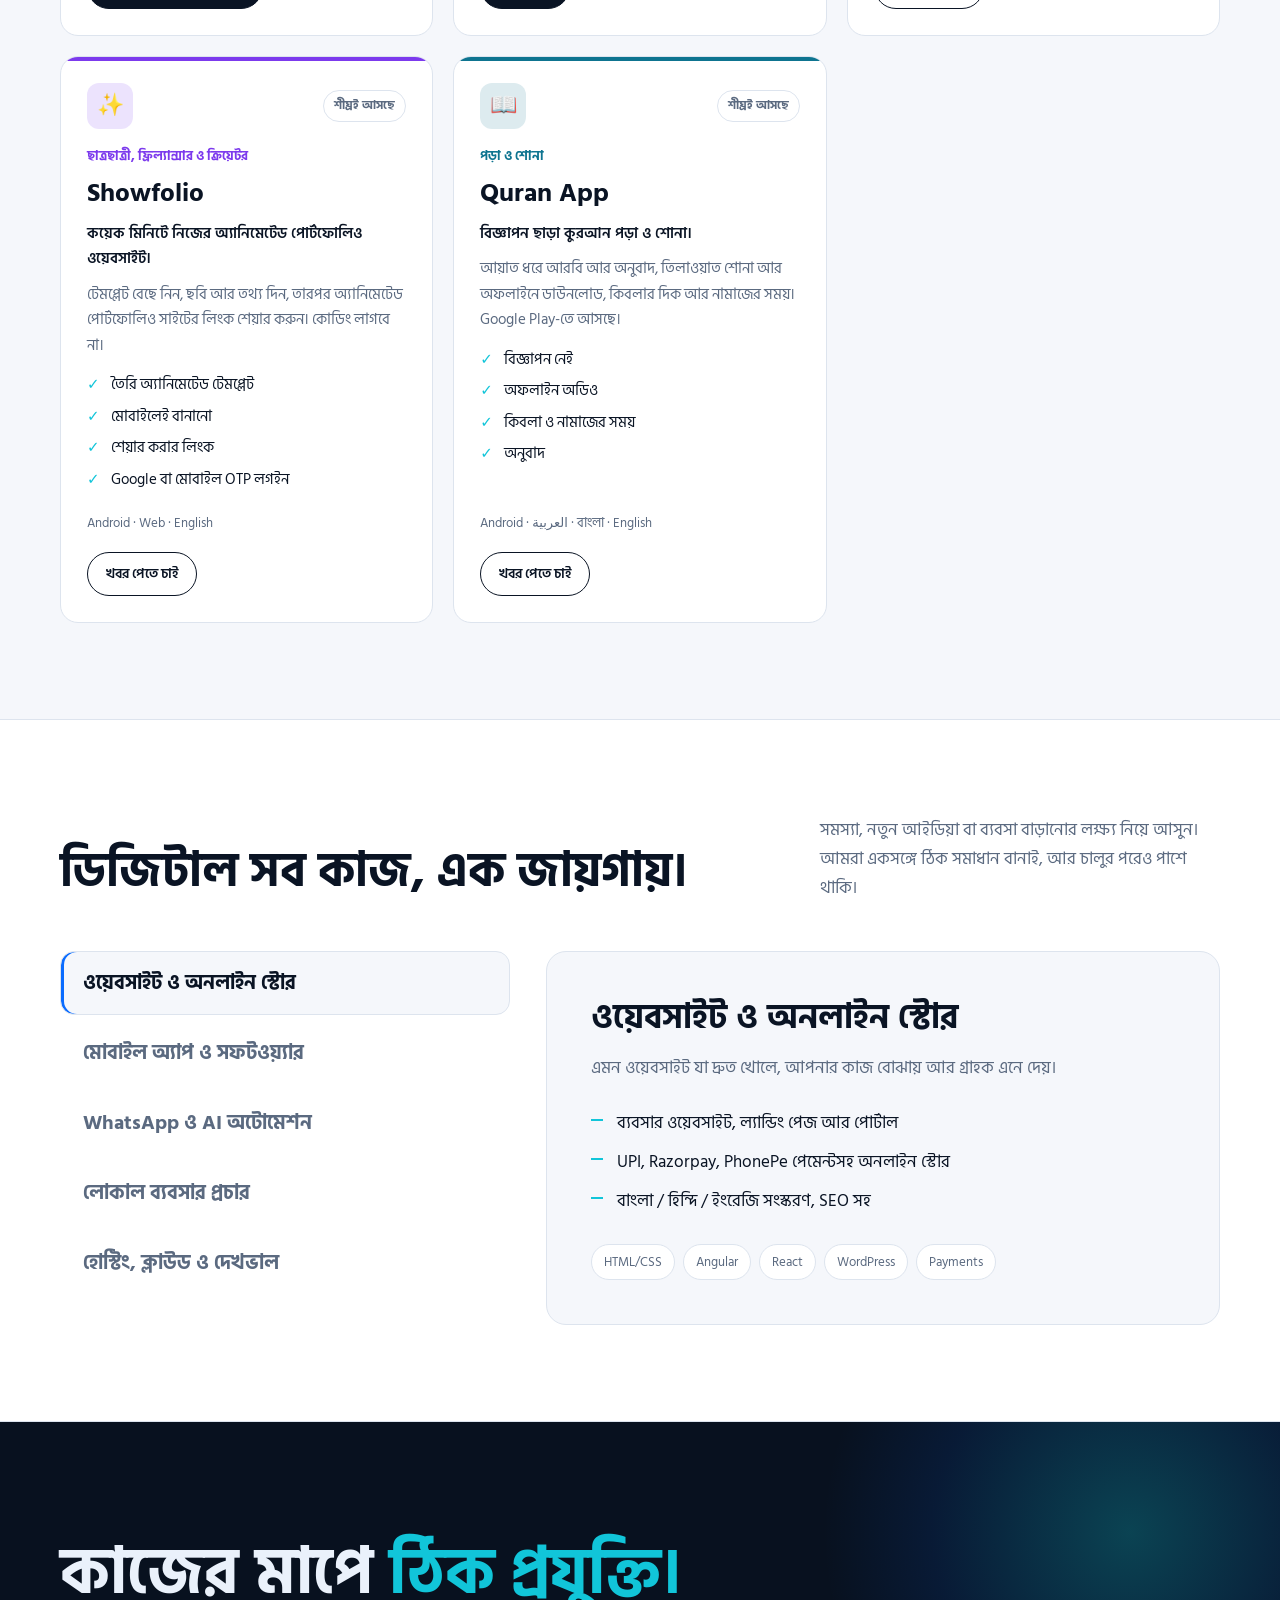
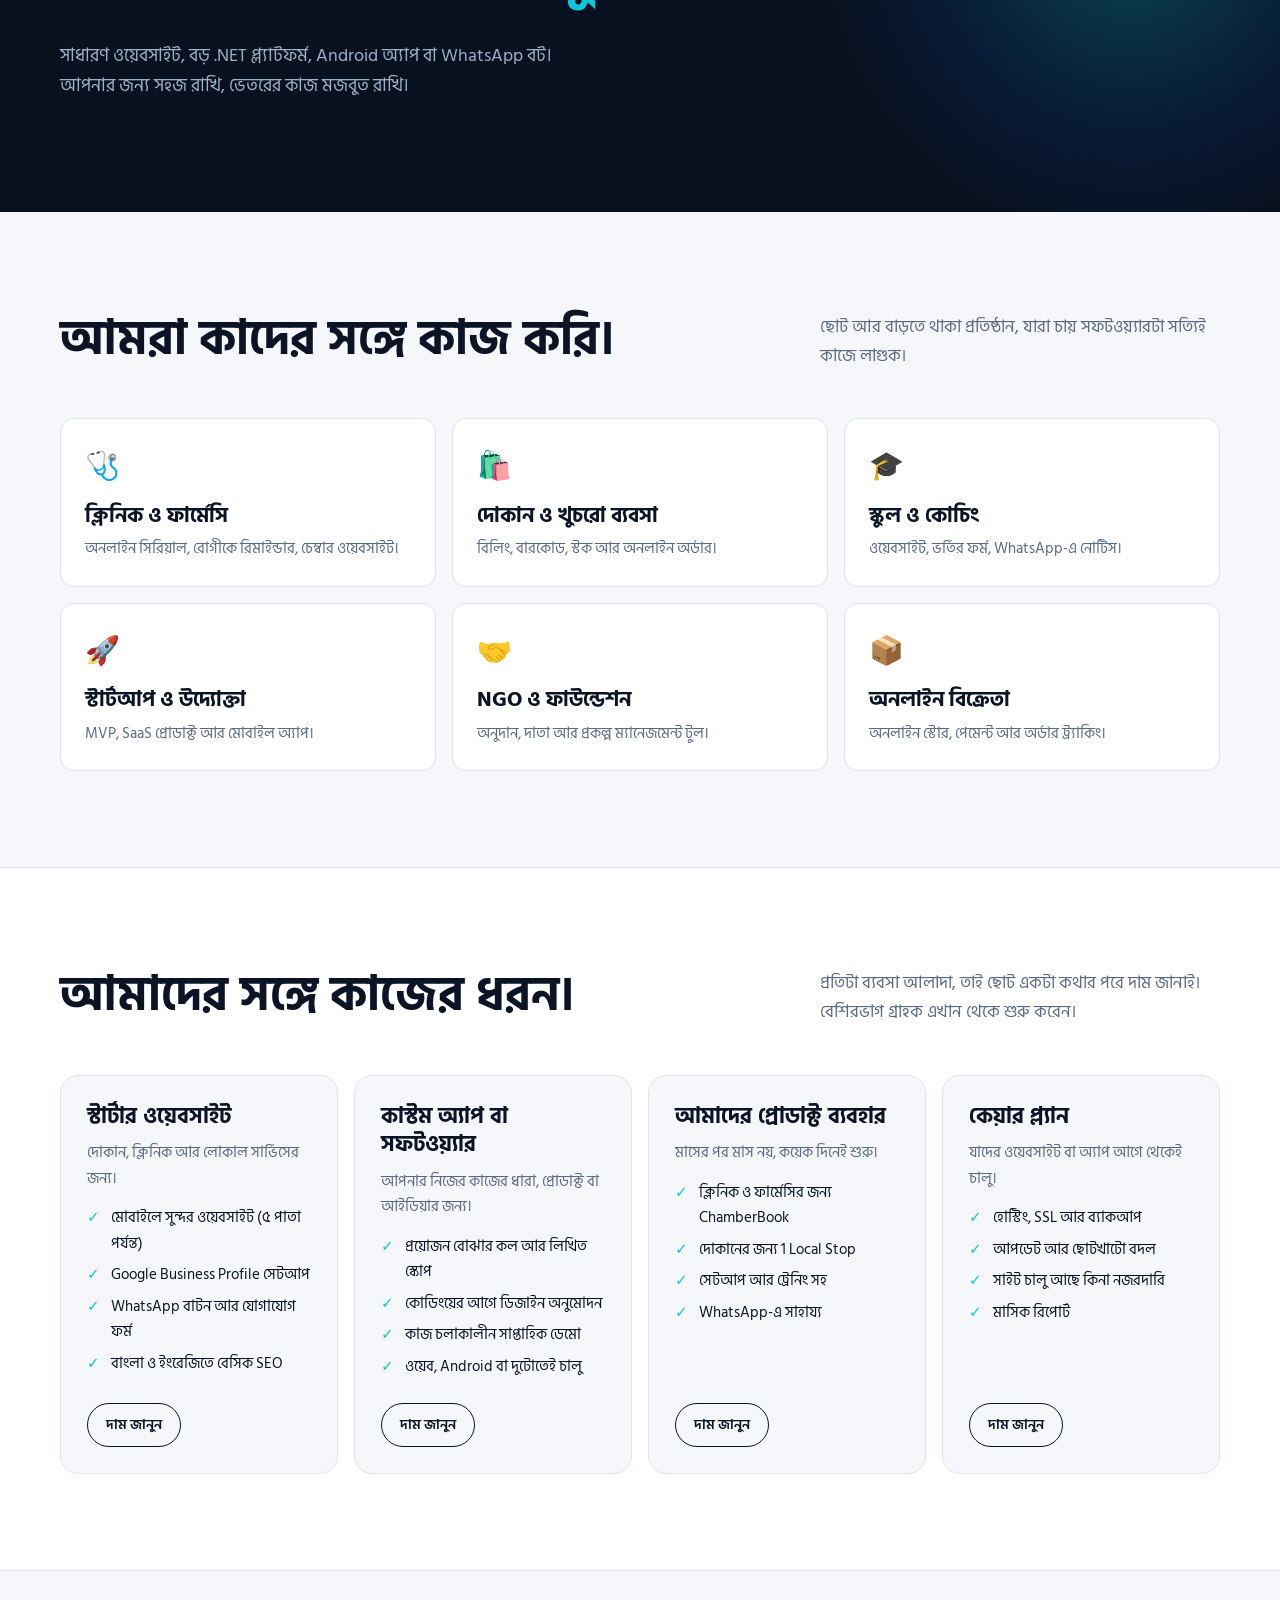
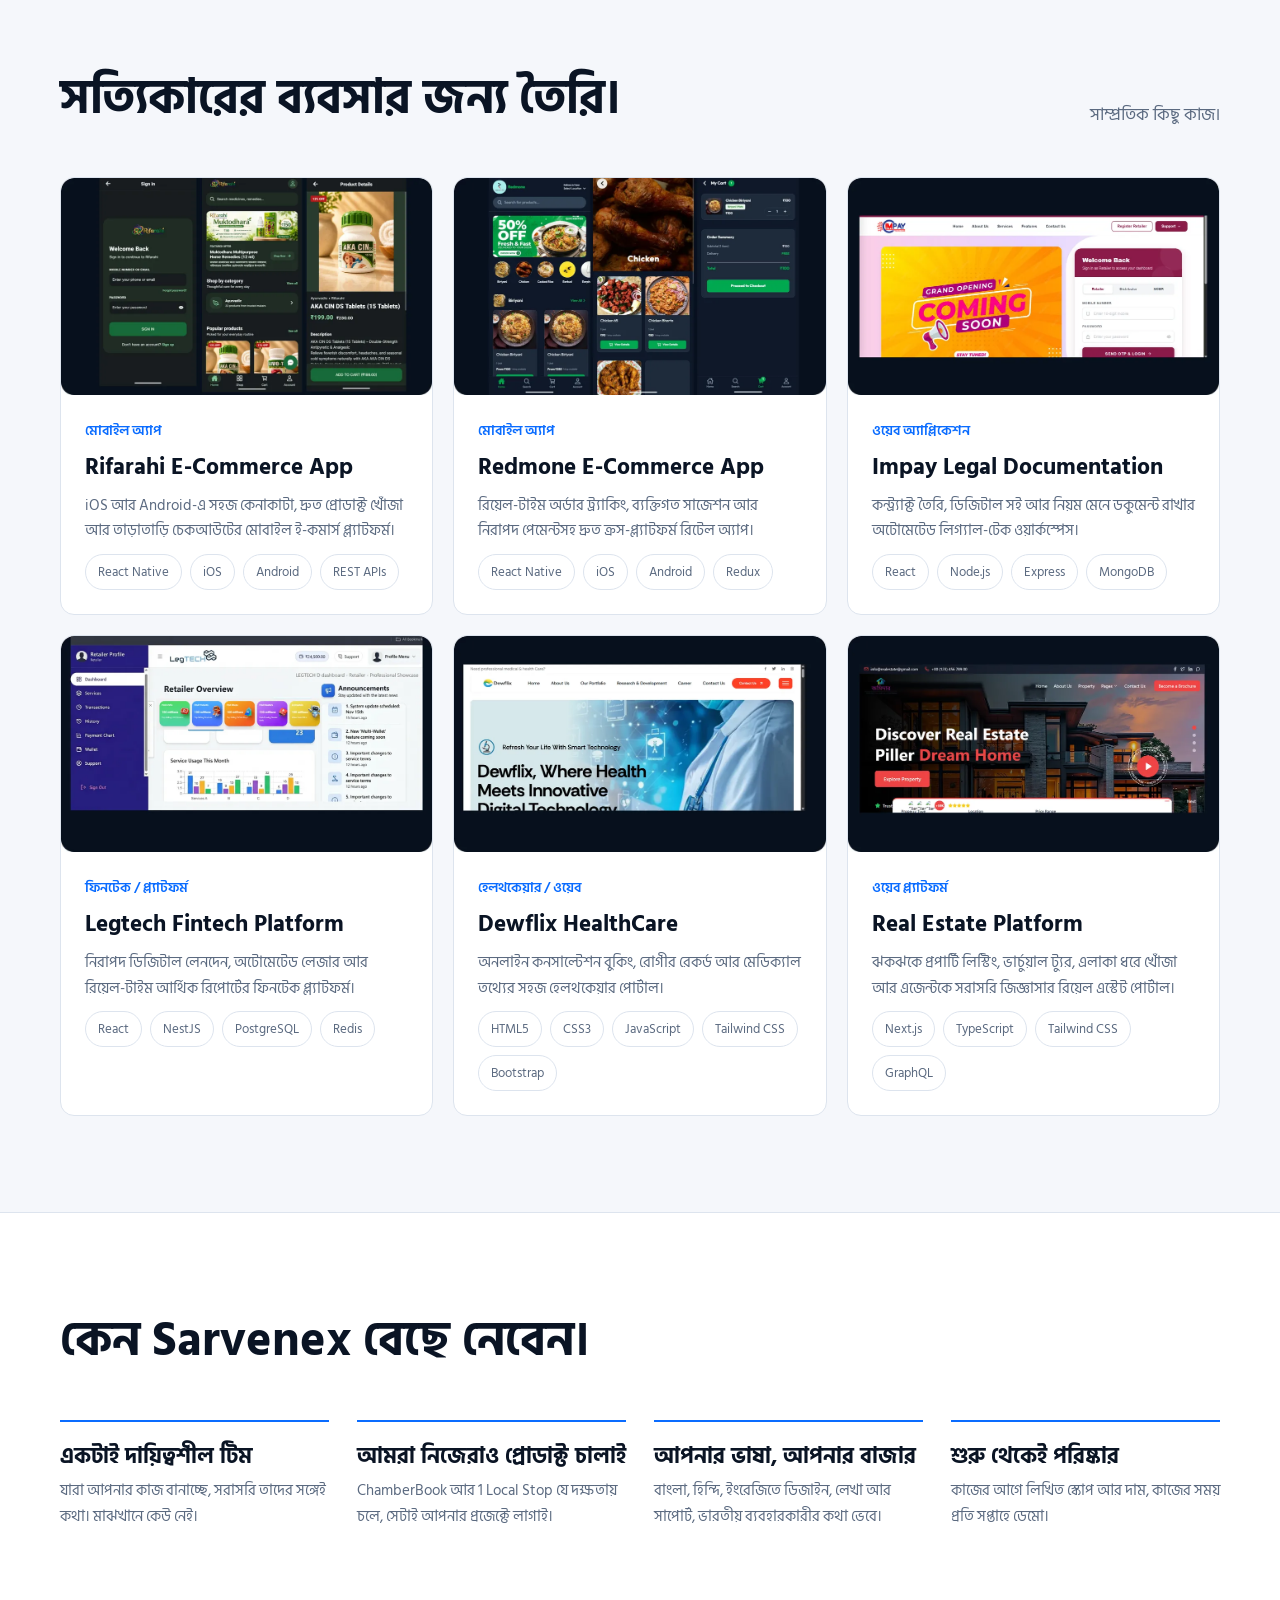
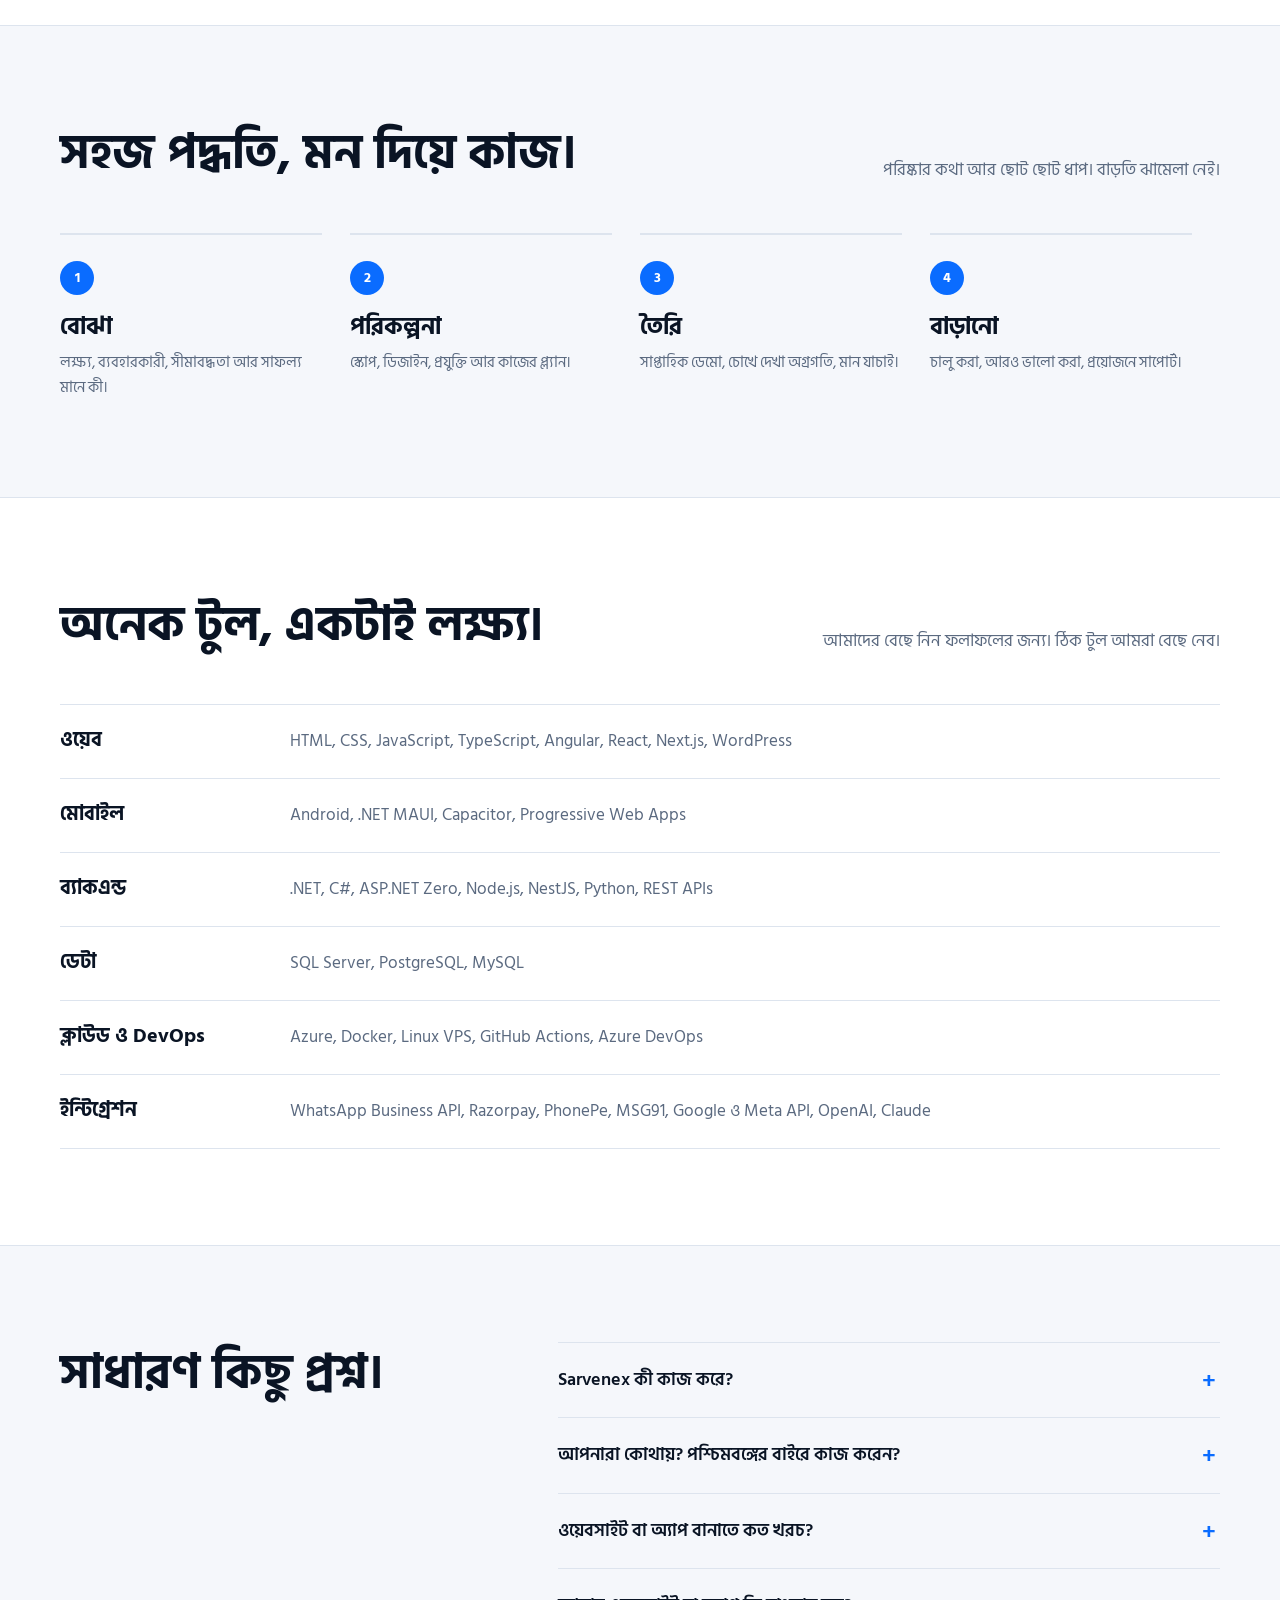
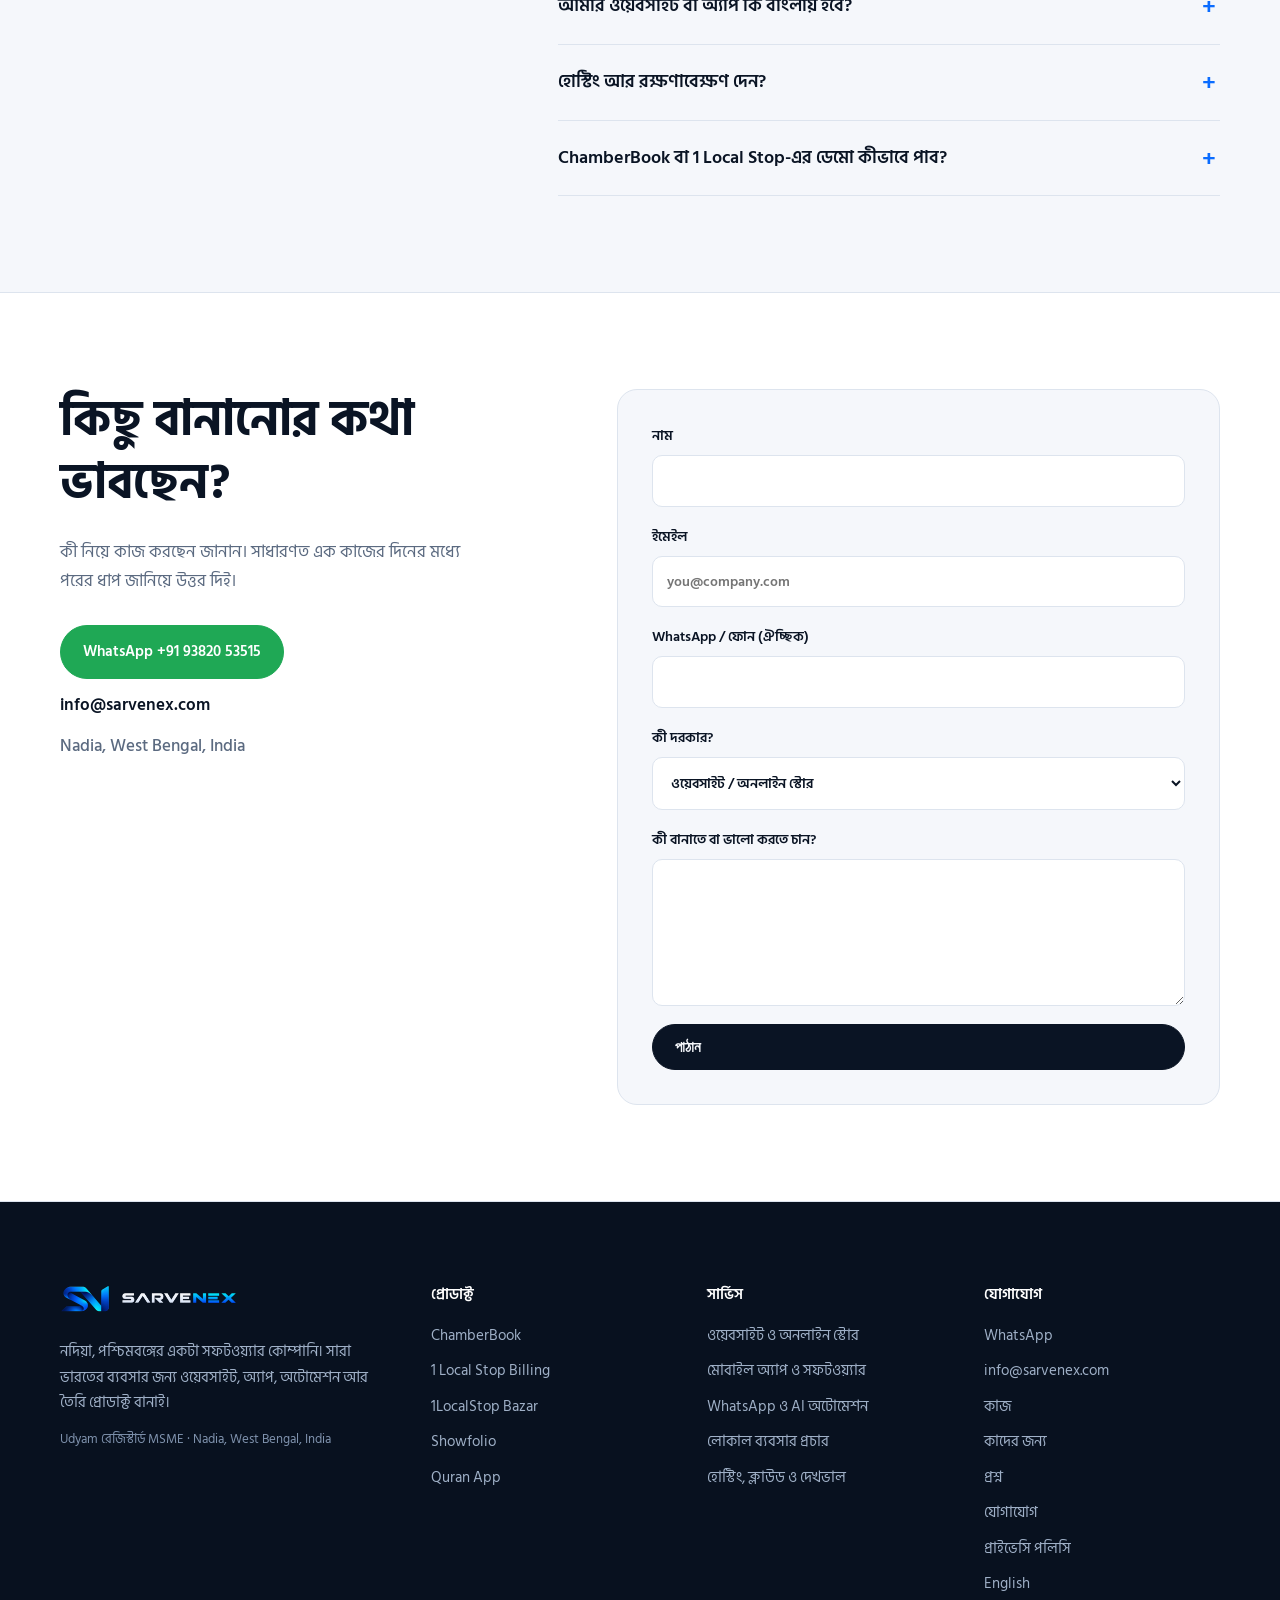
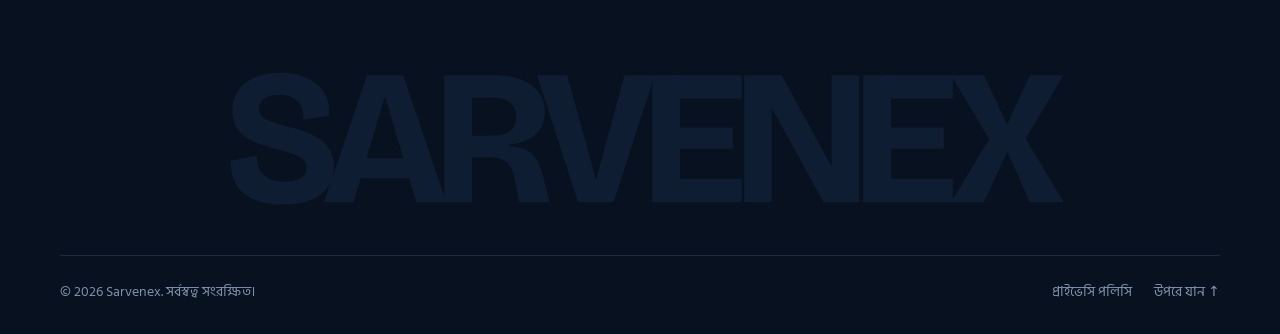
<file: bn/index.html>
<!doctype html>
<html lang="bn">
<head>
<meta charset="utf-8">
<meta name="viewport" content="width=device-width,initial-scale=1">
<meta name="theme-color" content="#08111f">
<title>Sarvenex — ওয়েবসাইট, অ্যাপ ও সফটওয়্যার তৈরি | নদিয়া, পশ্চিমবঙ্গ</title>
<meta name="description" content="Sarvenex ব্যবসার জন্য ওয়েবসাইট, মোবাইল অ্যাপ, কাস্টম সফটওয়্যার আর WhatsApp অটোমেশন বানায়। ক্লিনিকের জন্য ChamberBook আর দোকানের জন্য 1 Local Stop-এর মতো তৈরি প্রোডাক্টও আছে।">
<link rel="canonical" href="https://sarvenex.com/bn/">
<link rel="alternate" hreflang="en" href="https://sarvenex.com/">
<link rel="alternate" hreflang="bn" href="https://sarvenex.com/bn/">
<link rel="alternate" hreflang="x-default" href="https://sarvenex.com/">
<meta property="og:type" content="website">
<meta property="og:site_name" content="Sarvenex">
<meta property="og:title" content="Sarvenex — আপনার ব্যবসা যে সফটওয়্যারে চলে, আমরা সেটা বানাই">
<meta property="og:description" content="Sarvenex ব্যবসার জন্য ওয়েবসাইট, মোবাইল অ্যাপ, কাস্টম সফটওয়্যার আর WhatsApp অটোমেশন বানায়। ক্লিনিকের জন্য ChamberBook আর দোকানের জন্য 1 Local Stop-এর মতো তৈরি প্রোডাক্টও আছে।">
<meta property="og:url" content="https://sarvenex.com/bn/">
<meta property="og:image" content="https://sarvenex.com/assets/img/og-image.png">
<meta property="og:image:width" content="1200"><meta property="og:image:height" content="630">
<meta property="og:locale" content="bn_IN">
<meta name="twitter:card" content="summary_large_image">
<link rel="preconnect" href="https://fonts.googleapis.com"><link rel="preconnect" href="https://fonts.gstatic.com" crossorigin>
<link href="https://fonts.googleapis.com/css2?family=Bricolage+Grotesque:opsz,wght@12..96,600;12..96,700&family=Hanken+Grotesk:wght@400;500;600&family=Hind+Siliguri:wght@400;500;600;700&display=swap" rel="stylesheet">
<link rel="stylesheet" href="/assets/css/styles.css">
<link rel="icon" href="/assets/img/favicon.ico" sizes="any">
<link rel="icon" type="image/png" sizes="32x32" href="/assets/img/favicon-32.png">
<link rel="apple-touch-icon" sizes="180x180" href="/assets/img/apple-touch-icon.png">
<script>try{var t=localStorage.getItem('theme');if(t)document.documentElement.dataset.theme=t}catch(e){}</script>
<script type="application/ld+json">{"@context":"https://schema.org","@graph":[{"@type":["Organization","ProfessionalService"],"@id":"https://sarvenex.com/#org","name":"Sarvenex","url":"https://sarvenex.com/","logo":"https://sarvenex.com/assets/img/sarvenex-icon.png","image":"https://sarvenex.com/assets/img/og-image.png","slogan":"Building What's Next","description":"Sarvenex builds websites, mobile apps, custom software and WhatsApp automation for businesses across India, and makes ready-made products like ChamberBook for clinics and 1 Local Stop for shops.","email":"info@sarvenex.com","telephone":"+919382053515","address":{"@type":"PostalAddress","addressLocality":"Nadia","addressRegion":"West Bengal","addressCountry":"IN"},"areaServed":{"@type":"Country","name":"India"},"knowsLanguage":["en","bn","hi"],"makesOffer":[{"@type":"Offer","itemOffered":{"@type":"Service","name":"Websites & eCommerce"}},{"@type":"Offer","itemOffered":{"@type":"Service","name":"Mobile apps & software"}},{"@type":"Offer","itemOffered":{"@type":"Service","name":"WhatsApp & AI automation"}},{"@type":"Offer","itemOffered":{"@type":"Service","name":"Local business growth"}},{"@type":"Offer","itemOffered":{"@type":"Service","name":"Hosting, cloud & care"}}]},{"@type":"WebSite","@id":"https://sarvenex.com/#website","url":"https://sarvenex.com/","name":"Sarvenex","inLanguage":["en","bn"],"publisher":{"@id":"https://sarvenex.com/#org"}},{"@type":"ItemList","name":"Sarvenex products","itemListElement":[{"@type":"ListItem","position":1,"item":{"@type":"SoftwareApplication","name":"ChamberBook","description":"Patients book a serial on your shop's WhatsApp and get their number, approximate time and fee. The counter sees the live queue on one phone.","applicationCategory":"BusinessApplication","operatingSystem":"Android, Web","publisher":{"@id":"https://sarvenex.com/#org"},"url":"https://chamberbook.sarvenex.com/"}},{"@type":"ListItem","position":2,"item":{"@type":"SoftwareApplication","name":"1 Local Stop Billing","description":"An Android billing and inventory app for local shops, made for clothing, shoe and gift stores. Prints bills and barcode labels on Bluetooth thermal printers.","applicationCategory":"BusinessApplication","operatingSystem":"Android","publisher":{"@id":"https://sarvenex.com/#org"}}},{"@type":"ListItem","position":3,"item":{"@type":"SoftwareApplication","name":"1LocalStop Bazar","description":"A simple local marketplace for groceries, vegetables, fish and meat. Order by text or voice, then pick up or get home delivery. Pay the shop directly by cash or UPI.","applicationCategory":"ShoppingApplication","operatingSystem":"Android","publisher":{"@id":"https://sarvenex.com/#org"}}},{"@type":"ListItem","position":4,"item":{"@type":"SoftwareApplication","name":"Showfolio","description":"Pick a template, add your photos and details, and share a link to a moving, animated portfolio site. No coding needed.","applicationCategory":"DesignApplication","operatingSystem":"Android, Web","publisher":{"@id":"https://sarvenex.com/#org"}}},{"@type":"ListItem","position":5,"item":{"@type":"SoftwareApplication","name":"Quran App","description":"Ayah-by-ayah Arabic text with translations, reciter audio with offline downloads, Qibla direction and local prayer times. Coming to Google Play.","applicationCategory":"LifestyleApplication","operatingSystem":"Android","publisher":{"@id":"https://sarvenex.com/#org"}}}]},{"@type":"FAQPage","inLanguage":"bn","mainEntity":[{"@type":"Question","name":"Sarvenex কী কাজ করে?","acceptedAnswer":{"@type":"Answer","text":"আমরা ব্যবসার জন্য ওয়েবসাইট, মোবাইল অ্যাপ, কাস্টম সফটওয়্যার আর WhatsApp অটোমেশন বানাই। নিজেদের তৈরি প্রোডাক্টও আছে, যেমন ক্লিনিক ও ফার্মেসির জন্য ChamberBook আর দোকানের জন্য 1 Local Stop।"}},{"@type":"Question","name":"আপনারা কোথায়? পশ্চিমবঙ্গের বাইরে কাজ করেন?","acceptedAnswer":{"@type":"Answer","text":"আমরা নদিয়া, পশ্চিমবঙ্গে। বেশিরভাগ কাজ অনলাইনে হয়, তাই সারা ভারতের গ্রাহকের সঙ্গে কাজ করি।"}},{"@type":"Question","name":"ওয়েবসাইট বা অ্যাপ বানাতে কত খরচ?","acceptedAnswer":{"@type":"Answer","text":"কত পাতা, কী ফিচার আর কোন ইন্টিগ্রেশন লাগবে তার উপর নির্ভর করে। ছোট একটা কথার পরে আমরা লিখিত স্কোপ আর নির্দিষ্ট দাম পাঠাই, তাই কাজ শুরুর আগেই খরচ জানবেন।"}},{"@type":"Question","name":"আমার ওয়েবসাইট বা অ্যাপ কি বাংলায় হবে?","acceptedAnswer":{"@type":"Answer","text":"হ্যাঁ। বাংলা, হিন্দি আর ইংরেজিতে বানাই, আর ভাষা বদলের বোতামও দিতে পারি।"}},{"@type":"Question","name":"হোস্টিং আর রক্ষণাবেক্ষণ দেন?","acceptedAnswer":{"@type":"Answer","text":"হ্যাঁ। ডোমেইন, হোস্টিং, SSL, ইমেইল আর ব্যাকআপ আমরা সামলাতে পারি। আপডেট আর সমাধানের জন্য মাসিক কেয়ার প্ল্যানও আছে।"}},{"@type":"Question","name":"ChamberBook বা 1 Local Stop-এর ডেমো কীভাবে পাব?","acceptedAnswer":{"@type":"Answer","text":"WhatsApp-এ মেসেজ করুন, আমরা লাইভ ডেমো দেখাব আর সেটআপে সাহায্য করব।"}}]}]}</script>
</head>
<body id="top">
<a class="skip" href="#main">Skip to content</a>
<header class="header"><div class="wrap nav">
<a class="brand" href="/bn/" aria-label="Sarvenex home"><img class="light-logo" src="/assets/img/logo-light.webp" alt="Sarvenex" width="181" height="30"><img class="dark-logo" src="/assets/img/logo-dark.webp" alt="Sarvenex" width="176" height="30"></a>
<nav class="links" id="links" aria-label="Primary"><a href="#products">প্রোডাক্ট</a><a href="#services">সার্ভিস</a><a href="#industries">কাদের জন্য</a><a href="#work">কাজ</a><a href="#faq">প্রশ্ন</a><a href="#contact">যোগাযোগ</a></nav>
<div class="tools"><a class="lang" href="/" hreflang="en" lang="en">English</a><button class="icon-btn" id="themeToggle" type="button" aria-label="থিম বদলান"><span id="themeIcon">☾</span></button><a class="btn sm" href="#contact">প্রজেক্ট শুরু করুন</a><button class="icon-btn menu" id="menuBtn" type="button" aria-label="মেনু" aria-expanded="false">☰</button></div>
</div></header>
<main id="main"><section class="hero"><div class="wrap hero-grid">
<div><p class="eyebrow">সফটওয়্যার কোম্পানি · নদিয়া, পশ্চিমবঙ্গ · সারা ভারতে কাজ</p><h1>আপনার ব্যবসা যে সফটওয়্যারে চলে, <i>আমরা সেটাই বানাই।</i></h1>
<p class="lead">আপনার ব্যবসার জন্য ওয়েবসাইট, অ্যাপ আর অটোমেশন, সঙ্গে ক্লিনিক ও দোকানের জন্য তৈরি প্রোডাক্ট। বাংলা, হিন্দি আর ইংরেজিতে।</p>
<div class="row"><a class="btn" href="#contact">প্রজেক্ট শুরু করুন</a><a class="btn ghost" href="#products">আমাদের প্রোডাক্ট দেখুন</a></div>
<a class="wa-inline" href="https://wa.me/919382053515?text=%E0%A6%A8%E0%A6%AE%E0%A6%B8%E0%A7%8D%E0%A6%95%E0%A6%BE%E0%A6%B0%20Sarvenex%2C%20%E0%A6%8F%E0%A6%95%E0%A6%9F%E0%A6%BE%20%E0%A6%AA%E0%A7%8D%E0%A6%B0%E0%A6%9C%E0%A7%87%E0%A6%95%E0%A7%8D%E0%A6%9F%20%E0%A6%A8%E0%A6%BF%E0%A6%AF%E0%A6%BC%E0%A7%87%20%E0%A6%95%E0%A6%A5%E0%A6%BE%20%E0%A6%AC%E0%A6%B2%E0%A6%A4%E0%A7%87%20%E0%A6%9A%E0%A6%BE%E0%A6%87%E0%A5%A4" target="_blank" rel="noopener">WhatsApp-এ কথা বলুন →</a></div>
<div class="term" aria-hidden="true"><div class="term-bar"><b></b><b></b><b></b><span>sarvenex / আপনার-প্রজেক্ট</span></div>
<div class="term-body"><div><span class="p">$</span> sarvenex <span class="b">brief</span> --goal "বেশি বুকিং, কম ফোন"</div><div><span class="ok">✓</span> লক্ষ্য আর গ্রাহক বোঝা হল</div><div><span class="ok">✓</span> প্ল্যান: <span class="c">ওয়েবসাইট + WhatsApp বুকিং</span></div><div><span class="p">$</span> sarvenex <span class="b">build</span> --weekly-demos</div><div><span class="ok">✓</span> ডিজাইন অনুমোদিত</div><div><span class="ok">✓</span> Google লিস্টিং + SEO তৈরি</div><div><span class="p">$</span> sarvenex <span class="b">launch</span></div><div><span class="ok">✓</span> চালু, নজরে, সাপোর্টে</div><div><span class="c">এরপর: ব্যবসা বাড়ানো।</span></div></div></div>
</div>
<div class="wrap"><ul class="trust"><li>Udyam রেজিস্টার্ড MSME</li><li>বাংলা · English · हिन्दी</li><li>কাজের আগে লিখিত দাম</li><li>WhatsApp-এ সাপোর্ট</li></ul></div></section><section class="sec" id="products"><div class="wrap">
<div class="head"><h2>আমাদের নিজেদের তৈরি প্রোডাক্ট।</h2><p>এই সফটওয়্যারগুলো আমরা নিজেরাই বানাই, চালাই আর সাপোর্ট দিই। আজই ব্যবহার শুরু করুন, বা আপনার ব্যবসার মতো করে বানিয়ে নিন।</p></div>
<div class="prods"><article class="prod" id="p-chamberbook" style="--pc:#0A7D5F">
<div class="prod-top"><span class="prod-ic" aria-hidden="true">➕</span><span class="badge live">চালু আছে</span></div>
<small>ক্লিনিক ও ফার্মেসি</small>
<h3>ChamberBook</h3>
<p class="tag">WhatsApp-এ ডাক্তারের সিরিয়াল। কাউন্টারে লাইন নেই।</p>
<p>রোগী আপনার দোকানের WhatsApp-এ সিরিয়াল নেন, সঙ্গে পান নম্বর, আনুমানিক সময় আর ফি। কাউন্টারে এক ফোনেই লাইভ লাইন দেখা যায়।</p>
<ul class="ticks"><li>২৪×৭ WhatsApp বুকিং</li><li>নিজের WhatsApp থেকে ফ্রি রিমাইন্ডার</li><li>ডাক্তার ছুটিতে থাকলে নোটিস</li><li>ফ্রি চেম্বার ওয়েবসাইট</li></ul>
<p class="meta">Android · Web · বাংলা · हिन्दी · English</p>
<div class="prod-cta"><a class="btn sm" href="https://chamberbook.sarvenex.com/bn/" target="_blank" rel="noopener">দেখুন ChamberBook →</a></div>
</article><article class="prod" id="p-1localstop-billing" style="--pc:#16A34A">
<div class="prod-top"><span class="prod-ic" aria-hidden="true">🧾</span><span class="badge ready">পাওয়া যাচ্ছে</span></div>
<small>দোকান ও খুচরো ব্যবসা</small>
<h3>1 Local Stop Billing</h3>
<p class="tag">মোবাইলেই বিল, স্টক আর বারকোড।</p>
<p>লোকাল দোকানের জন্য Android বিলিং ও স্টক অ্যাপ, জামাকাপড়, জুতো আর গিফটের দোকানের কথা ভেবে বানানো। Bluetooth থার্মাল প্রিন্টারে বিল আর বারকোড লেবেল ছাপে।</p>
<ul class="ticks"><li>বারকোড বানানো, ছাপা, স্ক্যান</li><li>স্টক নিজে থেকেই আপডেট</li><li>ইনভয়েস আর বিক্রির রিপোর্ট</li><li>থার্মাল প্রিন্টার সাপোর্ট</li></ul>
<p class="meta">Android · বাংলা · English</p>
<div class="prod-cta"><a class="btn sm" href="https://wa.me/919382053515?text=1%20Local%20Stop%20Billing%20%E2%80%94%20%E0%A6%A1%E0%A7%87%E0%A6%AE%E0%A7%8B%20%E0%A6%9A%E0%A6%BE%E0%A6%A8" target="_blank" rel="noopener">ডেমো চান</a></div>
</article><article class="prod" id="p-1localstop-bazar" style="--pc:#22C55E">
<div class="prod-top"><span class="prod-ic" aria-hidden="true">🛒</span><span class="badge soon">শীঘ্রই আসছে</span></div>
<small>গ্রামের দোকান ও ক্রেতা</small>
<h3>1LocalStop Bazar</h3>
<p class="tag">পাড়ার দোকান থেকে অর্ডার।</p>
<p>মুদি, সবজি, মাছ আর মাংসের জন্য সহজ লোকাল বাজার। লিখে বা ভয়েসে অর্ডার দিন, দোকান থেকে নিন বা বাড়িতে আনিয়ে নিন। টাকা সরাসরি দোকানে, নগদ বা UPI-তে।</p>
<ul class="ticks"><li>লিখে বা ভয়েসে অর্ডার</li><li>দোকানে নেওয়া বা হোম ডেলিভারি</li><li>দোকানে নগদ / UPI</li><li>কম নেটেও চলে</li></ul>
<p class="meta">Android · বাংলা · English</p>
<div class="prod-cta"><a class="btn sm ghost" href="https://wa.me/919382053515?text=1LocalStop%20Bazar%20%E2%80%94%20%E0%A6%96%E0%A6%AC%E0%A6%B0%20%E0%A6%AA%E0%A7%87%E0%A6%A4%E0%A7%87%20%E0%A6%9A%E0%A6%BE%E0%A6%87" target="_blank" rel="noopener">খবর পেতে চাই</a></div>
</article><article class="prod" id="p-showfolio" style="--pc:#7C3AED">
<div class="prod-top"><span class="prod-ic" aria-hidden="true">✨</span><span class="badge soon">শীঘ্রই আসছে</span></div>
<small>ছাত্রছাত্রী, ফ্রিল্যান্সার ও ক্রিয়েটর</small>
<h3>Showfolio</h3>
<p class="tag">কয়েক মিনিটে নিজের অ্যানিমেটেড পোর্টফোলিও ওয়েবসাইট।</p>
<p>টেমপ্লেট বেছে নিন, ছবি আর তথ্য দিন, তারপর অ্যানিমেটেড পোর্টফোলিও সাইটের লিংক শেয়ার করুন। কোডিং লাগবে না।</p>
<ul class="ticks"><li>তৈরি অ্যানিমেটেড টেমপ্লেট</li><li>মোবাইলেই বানানো</li><li>শেয়ার করার লিংক</li><li>Google বা মোবাইল OTP লগইন</li></ul>
<p class="meta">Android · Web · English</p>
<div class="prod-cta"><a class="btn sm ghost" href="https://wa.me/919382053515?text=Showfolio%20%E2%80%94%20%E0%A6%96%E0%A6%AC%E0%A6%B0%20%E0%A6%AA%E0%A7%87%E0%A6%A4%E0%A7%87%20%E0%A6%9A%E0%A6%BE%E0%A6%87" target="_blank" rel="noopener">খবর পেতে চাই</a></div>
</article><article class="prod" id="p-quran-app" style="--pc:#0E7490">
<div class="prod-top"><span class="prod-ic" aria-hidden="true">📖</span><span class="badge soon">শীঘ্রই আসছে</span></div>
<small>পড়া ও শোনা</small>
<h3>Quran App</h3>
<p class="tag">বিজ্ঞাপন ছাড়া কুরআন পড়া ও শোনা।</p>
<p>আয়াত ধরে আরবি আর অনুবাদ, তিলাওয়াত শোনা আর অফলাইনে ডাউনলোড, কিবলার দিক আর নামাজের সময়। Google Play-তে আসছে।</p>
<ul class="ticks"><li>বিজ্ঞাপন নেই</li><li>অফলাইন অডিও</li><li>কিবলা ও নামাজের সময়</li><li>অনুবাদ</li></ul>
<p class="meta">Android · العربية · বাংলা · English</p>
<div class="prod-cta"><a class="btn sm ghost" href="https://wa.me/919382053515?text=Quran%20App%20%E2%80%94%20%E0%A6%96%E0%A6%AC%E0%A6%B0%20%E0%A6%AA%E0%A7%87%E0%A6%A4%E0%A7%87%20%E0%A6%9A%E0%A6%BE%E0%A6%87" target="_blank" rel="noopener">খবর পেতে চাই</a></div>
</article></div></div></section><section class="sec alt" id="services"><div class="wrap">
<div class="head"><h2>ডিজিটাল সব কাজ, এক জায়গায়।</h2><p>সমস্যা, নতুন আইডিয়া বা ব্যবসা বাড়ানোর লক্ষ্য নিয়ে আসুন। আমরা একসঙ্গে ঠিক সমাধান বানাই, আর চালুর পরেও পাশে থাকি।</p></div>
<div class="svc"><div class="tabs" role="tablist" aria-label="Services"><button class="tab" role="tab" id="t1" aria-selected="true" aria-controls="s1">ওয়েবসাইট ও অনলাইন স্টোর</button><button class="tab" role="tab" id="t2" aria-selected="false" aria-controls="s2">মোবাইল অ্যাপ ও সফটওয়্যার</button><button class="tab" role="tab" id="t3" aria-selected="false" aria-controls="s3">WhatsApp ও AI অটোমেশন</button><button class="tab" role="tab" id="t4" aria-selected="false" aria-controls="s4">লোকাল ব্যবসার প্রচার</button><button class="tab" role="tab" id="t5" aria-selected="false" aria-controls="s5">হোস্টিং, ক্লাউড ও দেখভাল</button></div><div><div class="pane" id="s1" role="tabpanel" aria-labelledby="t1"><h3>ওয়েবসাইট ও অনলাইন স্টোর</h3><p>এমন ওয়েবসাইট যা দ্রুত খোলে, আপনার কাজ বোঝায় আর গ্রাহক এনে দেয়।</p><ul><li>ব্যবসার ওয়েবসাইট, ল্যান্ডিং পেজ আর পোর্টাল</li><li>UPI, Razorpay, PhonePe পেমেন্টসহ অনলাইন স্টোর</li><li>বাংলা / হিন্দি / ইংরেজি সংস্করণ, SEO সহ</li></ul><div class="chips"><span>HTML/CSS</span><span>Angular</span><span>React</span><span>WordPress</span><span>Payments</span></div></div><div class="pane" id="s2" role="tabpanel" aria-labelledby="t2" hidden><h3>মোবাইল অ্যাপ ও সফটওয়্যার</h3><p>আপনার কর্মী আর গ্রাহক রোজ যে অ্যাপ ব্যবহার করবে।</p><ul><li>Android অ্যাপ আর ওয়েব অ্যাপ</li><li>SaaS, বিলিং, স্টক আর বুকিং সিস্টেম</li><li>অ্যাডমিন ড্যাশবোর্ড, রিপোর্ট, রোল অনুযায়ী অ্যাক্সেস</li></ul><div class="chips"><span>Android</span><span>.NET MAUI</span><span>Capacitor</span><span>.NET</span><span>Node.js</span></div></div><div class="pane" id="s3" role="tabpanel" aria-labelledby="t3" hidden><h3>WhatsApp ও AI অটোমেশন</h3><p>বারবার করা মেসেজ আর কাজ সফটওয়্যারই করে দেবে।</p><ul><li>WhatsApp বুকিং বট, রিমাইন্ডার আর ব্রডকাস্ট</li><li>OTP লগইন, SMS আর নোটিফিকেশন</li><li>সাধারণ প্রশ্নের উত্তরে AI অ্যাসিস্ট্যান্ট</li></ul><div class="chips"><span>WhatsApp API</span><span>MSG91</span><span>OpenAI</span><span>Claude</span><span>Automation</span></div></div><div class="pane" id="s4" role="tabpanel" aria-labelledby="t4" hidden><h3>লোকাল ব্যবসার প্রচার</h3><p>আশেপাশের মানুষ যেন Google আর সোশ্যাল মিডিয়ায় আপনাকে খুঁজে পায়।</p><ul><li>Google Business Profile সেটআপ ও উন্নতি</li><li>Facebook / Instagram পেজ সেটআপ আর পোস্ট</li><li>লোকাল SEO, রিভিউ আর কম বাজেটের বিজ্ঞাপন</li></ul><div class="chips"><span>Google Business</span><span>SEO</span><span>Meta</span><span>Content</span><span>Analytics</span></div></div><div class="pane" id="s5" role="tabpanel" aria-labelledby="t5" hidden><h3>হোস্টিং, ক্লাউড ও দেখভাল</h3><p>ভরসার হোস্টিং, আর কিছু গোলমাল হলে ফোন করার লোক।</p><ul><li>ডোমেইন, হোস্টিং, SSL আর বিজনেস ইমেইল</li><li>ক্লাউড ও VPS-এ ডিপ্লয়, ব্যাকআপসহ</li><li>মাসিক কেয়ার প্ল্যান: আপডেট, নজরদারি, সমাধান</li></ul><div class="chips"><span>Azure</span><span>Docker</span><span>Linux VPS</span><span>CI/CD</span><span>Monitoring</span></div></div></div></div>
</div></section>
<section class="band"><div class="wrap"><h2>কাজের মাপে <i>ঠিক প্রযুক্তি।</i></h2><p>সাধারণ ওয়েবসাইট, বড় .NET প্ল্যাটফর্ম, Android অ্যাপ বা WhatsApp বট। আপনার জন্য সহজ রাখি, ভেতরের কাজ মজবুত রাখি।</p></div></section><section class="sec" id="industries"><div class="wrap">
<div class="head"><h2>আমরা কাদের সঙ্গে কাজ করি।</h2><p>ছোট আর বাড়তে থাকা প্রতিষ্ঠান, যারা চায় সফটওয়্যারটা সত্যিই কাজে লাগুক।</p></div>
<div class="inds"><div class="ind"><span aria-hidden="true">🩺</span><h3>ক্লিনিক ও ফার্মেসি</h3><p>অনলাইন সিরিয়াল, রোগীকে রিমাইন্ডার, চেম্বার ওয়েবসাইট।</p></div><div class="ind"><span aria-hidden="true">🛍️</span><h3>দোকান ও খুচরো ব্যবসা</h3><p>বিলিং, বারকোড, স্টক আর অনলাইন অর্ডার।</p></div><div class="ind"><span aria-hidden="true">🎓</span><h3>স্কুল ও কোচিং</h3><p>ওয়েবসাইট, ভর্তির ফর্ম, WhatsApp-এ নোটিস।</p></div><div class="ind"><span aria-hidden="true">🚀</span><h3>স্টার্টআপ ও উদ্যোক্তা</h3><p>MVP, SaaS প্রোডাক্ট আর মোবাইল অ্যাপ।</p></div><div class="ind"><span aria-hidden="true">🤝</span><h3>NGO ও ফাউন্ডেশন</h3><p>অনুদান, দাতা আর প্রকল্প ম্যানেজমেন্ট টুল।</p></div><div class="ind"><span aria-hidden="true">📦</span><h3>অনলাইন বিক্রেতা</h3><p>অনলাইন স্টোর, পেমেন্ট আর অর্ডার ট্র্যাকিং।</p></div></div></div></section><section class="sec alt" id="packages"><div class="wrap">
<div class="head"><h2>আমাদের সঙ্গে কাজের ধরন।</h2><p>প্রতিটা ব্যবসা আলাদা, তাই ছোট একটা কথার পরে দাম জানাই। বেশিরভাগ গ্রাহক এখান থেকে শুরু করেন।</p></div>
<div class="pks"><div class="pk"><h3>স্টার্টার ওয়েবসাইট</h3><p>দোকান, ক্লিনিক আর লোকাল সার্ভিসের জন্য।</p><ul class="ticks"><li>মোবাইলে সুন্দর ওয়েবসাইট (৫ পাতা পর্যন্ত)</li><li>Google Business Profile সেটআপ</li><li>WhatsApp বাটন আর যোগাযোগ ফর্ম</li><li>বাংলা ও ইংরেজিতে বেসিক SEO</li></ul><a class="btn sm ghost" href="https://wa.me/919382053515?text=%E0%A6%B8%E0%A7%8D%E0%A6%9F%E0%A6%BE%E0%A6%B0%E0%A7%8D%E0%A6%9F%E0%A6%BE%E0%A6%B0%20%E0%A6%93%E0%A6%AF%E0%A6%BC%E0%A7%87%E0%A6%AC%E0%A6%B8%E0%A6%BE%E0%A6%87%E0%A6%9F%20%E2%80%94%20%E0%A6%A6%E0%A6%BE%E0%A6%AE%20%E0%A6%9C%E0%A6%BE%E0%A6%A8%E0%A7%81%E0%A6%A8" target="_blank" rel="noopener">দাম জানুন</a></div><div class="pk"><h3>কাস্টম অ্যাপ বা সফটওয়্যার</h3><p>আপনার নিজের কাজের ধারা, প্রোডাক্ট বা আইডিয়ার জন্য।</p><ul class="ticks"><li>প্রয়োজন বোঝার কল আর লিখিত স্কোপ</li><li>কোডিংয়ের আগে ডিজাইন অনুমোদন</li><li>কাজ চলাকালীন সাপ্তাহিক ডেমো</li><li>ওয়েব, Android বা দুটোতেই চালু</li></ul><a class="btn sm ghost" href="https://wa.me/919382053515?text=%E0%A6%95%E0%A6%BE%E0%A6%B8%E0%A7%8D%E0%A6%9F%E0%A6%AE%20%E0%A6%85%E0%A7%8D%E0%A6%AF%E0%A6%BE%E0%A6%AA%20%E0%A6%AC%E0%A6%BE%20%E0%A6%B8%E0%A6%AB%E0%A6%9F%E0%A6%93%E0%A6%AF%E0%A6%BC%E0%A7%8D%E0%A6%AF%E0%A6%BE%E0%A6%B0%20%E2%80%94%20%E0%A6%A6%E0%A6%BE%E0%A6%AE%20%E0%A6%9C%E0%A6%BE%E0%A6%A8%E0%A7%81%E0%A6%A8" target="_blank" rel="noopener">দাম জানুন</a></div><div class="pk"><h3>আমাদের প্রোডাক্ট ব্যবহার</h3><p>মাসের পর মাস নয়, কয়েক দিনেই শুরু।</p><ul class="ticks"><li>ক্লিনিক ও ফার্মেসির জন্য ChamberBook</li><li>দোকানের জন্য 1 Local Stop</li><li>সেটআপ আর ট্রেনিং সহ</li><li>WhatsApp-এ সাহায্য</li></ul><a class="btn sm ghost" href="https://wa.me/919382053515?text=%E0%A6%86%E0%A6%AE%E0%A6%BE%E0%A6%A6%E0%A7%87%E0%A6%B0%20%E0%A6%AA%E0%A7%8D%E0%A6%B0%E0%A7%8B%E0%A6%A1%E0%A6%BE%E0%A6%95%E0%A7%8D%E0%A6%9F%20%E0%A6%AC%E0%A7%8D%E0%A6%AF%E0%A6%AC%E0%A6%B9%E0%A6%BE%E0%A6%B0%20%E2%80%94%20%E0%A6%A6%E0%A6%BE%E0%A6%AE%20%E0%A6%9C%E0%A6%BE%E0%A6%A8%E0%A7%81%E0%A6%A8" target="_blank" rel="noopener">দাম জানুন</a></div><div class="pk"><h3>কেয়ার প্ল্যান</h3><p>যাদের ওয়েবসাইট বা অ্যাপ আগে থেকেই চালু।</p><ul class="ticks"><li>হোস্টিং, SSL আর ব্যাকআপ</li><li>আপডেট আর ছোটখাটো বদল</li><li>সাইট চালু আছে কিনা নজরদারি</li><li>মাসিক রিপোর্ট</li></ul><a class="btn sm ghost" href="https://wa.me/919382053515?text=%E0%A6%95%E0%A7%87%E0%A6%AF%E0%A6%BC%E0%A6%BE%E0%A6%B0%20%E0%A6%AA%E0%A7%8D%E0%A6%B2%E0%A7%8D%E0%A6%AF%E0%A6%BE%E0%A6%A8%20%E2%80%94%20%E0%A6%A6%E0%A6%BE%E0%A6%AE%20%E0%A6%9C%E0%A6%BE%E0%A6%A8%E0%A7%81%E0%A6%A8" target="_blank" rel="noopener">দাম জানুন</a></div></div></div></section><section class="sec" id="work"><div class="wrap">
<div class="head"><h2>সত্যিকারের ব্যবসার জন্য তৈরি।</h2><p>সাম্প্রতিক কিছু কাজ।</p></div>
<div class="grid3"><article class="proj"><div class="proj-img"><img src="/assets/img/projects/rafarahi.webp" alt="Rifarahi E-Commerce App" loading="lazy" width="900" height="525"></div><div class="proj-body"><small>মোবাইল অ্যাপ</small><h3>Rifarahi E-Commerce App</h3><p>iOS আর Android-এ সহজ কেনাকাটা, দ্রুত প্রোডাক্ট খোঁজা আর তাড়াতাড়ি চেকআউটের মোবাইল ই-কমার্স প্ল্যাটফর্ম।</p><div class="chips"><span>React Native</span><span>iOS</span><span>Android</span><span>REST APIs</span></div></div></article><article class="proj"><div class="proj-img"><img src="/assets/img/projects/redmone.webp" alt="Redmone E-Commerce App" loading="lazy" width="900" height="525"></div><div class="proj-body"><small>মোবাইল অ্যাপ</small><h3>Redmone E-Commerce App</h3><p>রিয়েল-টাইম অর্ডার ট্র্যাকিং, ব্যক্তিগত সাজেশন আর নিরাপদ পেমেন্টসহ দ্রুত ক্রস-প্ল্যাটফর্ম রিটেল অ্যাপ।</p><div class="chips"><span>React Native</span><span>iOS</span><span>Android</span><span>Redux</span></div></div></article><article class="proj"><div class="proj-img"><img src="/assets/img/projects/impay.webp" alt="Impay Legal Documentation" loading="lazy" width="900" height="525"></div><div class="proj-body"><small>ওয়েব অ্যাপ্লিকেশন</small><h3>Impay Legal Documentation</h3><p>কন্ট্র্যাক্ট তৈরি, ডিজিটাল সই আর নিয়ম মেনে ডকুমেন্ট রাখার অটোমেটেড লিগ্যাল-টেক ওয়ার্কস্পেস।</p><div class="chips"><span>React</span><span>Node.js</span><span>Express</span><span>MongoDB</span></div></div></article><article class="proj"><div class="proj-img"><img src="/assets/img/projects/legtech.webp" alt="Legtech Fintech Platform" loading="lazy" width="900" height="525"></div><div class="proj-body"><small>ফিনটেক / প্ল্যাটফর্ম</small><h3>Legtech Fintech Platform</h3><p>নিরাপদ ডিজিটাল লেনদেন, অটোমেটেড লেজার আর রিয়েল-টাইম আর্থিক রিপোর্টের ফিনটেক প্ল্যাটফর্ম।</p><div class="chips"><span>React</span><span>NestJS</span><span>PostgreSQL</span><span>Redis</span></div></div></article><article class="proj"><div class="proj-img"><img src="/assets/img/projects/dewflix.webp" alt="Dewflix HealthCare" loading="lazy" width="900" height="525"></div><div class="proj-body"><small>হেলথকেয়ার / ওয়েব</small><h3>Dewflix HealthCare</h3><p>অনলাইন কনসাল্টেশন বুকিং, রোগীর রেকর্ড আর মেডিক্যাল তথ্যের সহজ হেলথকেয়ার পোর্টাল।</p><div class="chips"><span>HTML5</span><span>CSS3</span><span>JavaScript</span><span>Tailwind CSS</span><span>Bootstrap</span></div></div></article><article class="proj"><div class="proj-img"><img src="/assets/img/projects/jamidaar.webp" alt="Real Estate Platform" loading="lazy" width="900" height="525"></div><div class="proj-body"><small>ওয়েব প্ল্যাটফর্ম</small><h3>Real Estate Platform</h3><p>ঝকঝকে প্রপার্টি লিস্টিং, ভার্চুয়াল ট্যুর, এলাকা ধরে খোঁজা আর এজেন্টকে সরাসরি জিজ্ঞাসার রিয়েল এস্টেট পোর্টাল।</p><div class="chips"><span>Next.js</span><span>TypeScript</span><span>Tailwind CSS</span><span>GraphQL</span></div></div></article></div></div></section><section class="sec alt" id="why"><div class="wrap">
<div class="head"><h2>কেন Sarvenex বেছে নেবেন।</h2></div><div class="whys"><div class="why-i"><h3>একটাই দায়িত্বশীল টিম</h3><p>যারা আপনার কাজ বানাচ্ছে, সরাসরি তাদের সঙ্গেই কথা। মাঝখানে কেউ নেই।</p></div><div class="why-i"><h3>আমরা নিজেরাও প্রোডাক্ট চালাই</h3><p>ChamberBook আর 1 Local Stop যে দক্ষতায় চলে, সেটাই আপনার প্রজেক্টে লাগাই।</p></div><div class="why-i"><h3>আপনার ভাষা, আপনার বাজার</h3><p>বাংলা, হিন্দি, ইংরেজিতে ডিজাইন, লেখা আর সাপোর্ট, ভারতীয় ব্যবহারকারীর কথা ভেবে।</p></div><div class="why-i"><h3>শুরু থেকেই পরিষ্কার</h3><p>কাজের আগে লিখিত স্কোপ আর দাম, কাজের সময় প্রতি সপ্তাহে ডেমো।</p></div></div></div></section><section class="sec" id="process"><div class="wrap">
<div class="head"><h2>সহজ পদ্ধতি, মন দিয়ে কাজ।</h2><p>পরিষ্কার কথা আর ছোট ছোট ধাপ। বাড়তি ঝামেলা নেই।</p></div>
<div class="steps"><div class="step"><b>1</b><h3>বোঝা</h3><p>লক্ষ্য, ব্যবহারকারী, সীমাবদ্ধতা আর সাফল্য মানে কী।</p></div><div class="step"><b>2</b><h3>পরিকল্পনা</h3><p>স্কোপ, ডিজাইন, প্রযুক্তি আর কাজের প্ল্যান।</p></div><div class="step"><b>3</b><h3>তৈরি</h3><p>সাপ্তাহিক ডেমো, চোখে দেখা অগ্রগতি, মান যাচাই।</p></div><div class="step"><b>4</b><h3>বাড়ানো</h3><p>চালু করা, আরও ভালো করা, প্রয়োজনে সাপোর্ট।</p></div></div></div></section>
<section class="sec alt" id="capabilities"><div class="wrap">
<div class="head"><h2>অনেক টুল, একটাই লক্ষ্য।</h2><p>আমাদের বেছে নিন ফলাফলের জন্য। ঠিক টুল আমরা বেছে নেব।</p></div>
<div class="caps"><div class="cap"><h3>ওয়েব</h3><p>HTML, CSS, JavaScript, TypeScript, Angular, React, Next.js, WordPress</p></div><div class="cap"><h3>মোবাইল</h3><p>Android, .NET MAUI, Capacitor, Progressive Web Apps</p></div><div class="cap"><h3>ব্যাকএন্ড</h3><p>.NET, C#, ASP.NET Zero, Node.js, NestJS, Python, REST APIs</p></div><div class="cap"><h3>ডেটা</h3><p>SQL Server, PostgreSQL, MySQL</p></div><div class="cap"><h3>ক্লাউড ও DevOps</h3><p>Azure, Docker, Linux VPS, GitHub Actions, Azure DevOps</p></div><div class="cap"><h3>ইন্টিগ্রেশন</h3><p>WhatsApp Business API, Razorpay, PhonePe, MSG91, Google ও Meta API, OpenAI, Claude</p></div></div></div></section><section class="sec" id="faq"><div class="wrap faq">
<h2>সাধারণ কিছু প্রশ্ন।</h2><div class="qs"><details><summary>Sarvenex কী কাজ করে?</summary><p>আমরা ব্যবসার জন্য ওয়েবসাইট, মোবাইল অ্যাপ, কাস্টম সফটওয়্যার আর WhatsApp অটোমেশন বানাই। নিজেদের তৈরি প্রোডাক্টও আছে, যেমন ক্লিনিক ও ফার্মেসির জন্য ChamberBook আর দোকানের জন্য 1 Local Stop।</p></details><details><summary>আপনারা কোথায়? পশ্চিমবঙ্গের বাইরে কাজ করেন?</summary><p>আমরা নদিয়া, পশ্চিমবঙ্গে। বেশিরভাগ কাজ অনলাইনে হয়, তাই সারা ভারতের গ্রাহকের সঙ্গে কাজ করি।</p></details><details><summary>ওয়েবসাইট বা অ্যাপ বানাতে কত খরচ?</summary><p>কত পাতা, কী ফিচার আর কোন ইন্টিগ্রেশন লাগবে তার উপর নির্ভর করে। ছোট একটা কথার পরে আমরা লিখিত স্কোপ আর নির্দিষ্ট দাম পাঠাই, তাই কাজ শুরুর আগেই খরচ জানবেন।</p></details><details><summary>আমার ওয়েবসাইট বা অ্যাপ কি বাংলায় হবে?</summary><p>হ্যাঁ। বাংলা, হিন্দি আর ইংরেজিতে বানাই, আর ভাষা বদলের বোতামও দিতে পারি।</p></details><details><summary>হোস্টিং আর রক্ষণাবেক্ষণ দেন?</summary><p>হ্যাঁ। ডোমেইন, হোস্টিং, SSL, ইমেইল আর ব্যাকআপ আমরা সামলাতে পারি। আপডেট আর সমাধানের জন্য মাসিক কেয়ার প্ল্যানও আছে।</p></details><details><summary>ChamberBook বা 1 Local Stop-এর ডেমো কীভাবে পাব?</summary><p>WhatsApp-এ মেসেজ করুন, আমরা লাইভ ডেমো দেখাব আর সেটআপে সাহায্য করব।</p></details></div></div></section><section class="sec alt" id="contact"><div class="wrap contact">
<div><h2>কিছু বানানোর কথা ভাবছেন?</h2><p>কী নিয়ে কাজ করছেন জানান। সাধারণত এক কাজের দিনের মধ্যে পরের ধাপ জানিয়ে উত্তর দিই।</p>
<div class="cd"><a class="btn wa" href="https://wa.me/919382053515?text=%E0%A6%A8%E0%A6%AE%E0%A6%B8%E0%A7%8D%E0%A6%95%E0%A6%BE%E0%A6%B0%20Sarvenex%2C%20%E0%A6%8F%E0%A6%95%E0%A6%9F%E0%A6%BE%20%E0%A6%AA%E0%A7%8D%E0%A6%B0%E0%A6%9C%E0%A7%87%E0%A6%95%E0%A7%8D%E0%A6%9F%20%E0%A6%A8%E0%A6%BF%E0%A6%AF%E0%A6%BC%E0%A7%87%20%E0%A6%95%E0%A6%A5%E0%A6%BE%20%E0%A6%AC%E0%A6%B2%E0%A6%A4%E0%A7%87%20%E0%A6%9A%E0%A6%BE%E0%A6%87%E0%A5%A4" target="_blank" rel="noopener">WhatsApp +91 93820 53515</a><a href="mailto:info@sarvenex.com">info@sarvenex.com</a><span>Nadia, West Bengal, India</span></div></div>
<form action="https://formsubmit.co/info@sarvenex.com" method="POST">
<input type="hidden" name="_subject" value="New Sarvenex enquiry (BN)"><input type="hidden" name="_captcha" value="false"><input type="hidden" name="_template" value="table"><input type="text" name="_honey" class="hp" tabindex="-1" autocomplete="off" aria-hidden="true">
<label>নাম<input name="name" required autocomplete="name"></label>
<label>ইমেইল<input name="email" type="email" required autocomplete="email" placeholder="you@company.com"></label>
<label>WhatsApp / ফোন (ঐচ্ছিক)<input name="phone" type="tel" autocomplete="tel" inputmode="tel"></label>
<label>কী দরকার?<select name="service"><option>ওয়েবসাইট / অনলাইন স্টোর</option><option>মোবাইল অ্যাপ</option><option>কাস্টম সফটওয়্যার</option><option>WhatsApp / AI অটোমেশন</option><option>Google ও সোশ্যাল মিডিয়ায় প্রচার</option><option>ChamberBook ডেমো</option><option>1 Local Stop ডেমো</option><option>হোস্টিং / কেয়ার প্ল্যান</option><option>অন্য কিছু</option></select></label>
<label>কী বানাতে বা ভালো করতে চান?<textarea name="message" rows="5" required></textarea></label>
<button class="btn" type="submit">পাঠান</button>
</form></div></section></main>
<footer class="foot"><div class="wrap">
<div class="foot-top">
<div><img src="/assets/img/logo-dark.webp" alt="Sarvenex" width="176" height="30" loading="lazy"><p>নদিয়া, পশ্চিমবঙ্গের একটা সফটওয়্যার কোম্পানি। সারা ভারতের ব্যবসার জন্য ওয়েবসাইট, অ্যাপ, অটোমেশন আর তৈরি প্রোডাক্ট বানাই।</p><p class="small">Udyam রেজিস্টার্ড MSME · Nadia, West Bengal, India</p></div>
<div><h4>প্রোডাক্ট</h4><ul><li><a href="https://chamberbook.sarvenex.com/">ChamberBook</a></li><li><a href="#p-1localstop-billing">1 Local Stop Billing</a></li><li><a href="#p-1localstop-bazar">1LocalStop Bazar</a></li><li><a href="#p-showfolio">Showfolio</a></li><li><a href="#p-quran-app">Quran App</a></li></ul></div>
<div><h4>সার্ভিস</h4><ul><li><a href="#services">ওয়েবসাইট ও অনলাইন স্টোর</a></li><li><a href="#services">মোবাইল অ্যাপ ও সফটওয়্যার</a></li><li><a href="#services">WhatsApp ও AI অটোমেশন</a></li><li><a href="#services">লোকাল ব্যবসার প্রচার</a></li><li><a href="#services">হোস্টিং, ক্লাউড ও দেখভাল</a></li></ul></div>
<div><h4>যোগাযোগ</h4><ul><li><a href="https://wa.me/919382053515?text=%E0%A6%A8%E0%A6%AE%E0%A6%B8%E0%A7%8D%E0%A6%95%E0%A6%BE%E0%A6%B0%20Sarvenex%2C%20%E0%A6%8F%E0%A6%95%E0%A6%9F%E0%A6%BE%20%E0%A6%AA%E0%A7%8D%E0%A6%B0%E0%A6%9C%E0%A7%87%E0%A6%95%E0%A7%8D%E0%A6%9F%20%E0%A6%A8%E0%A6%BF%E0%A6%AF%E0%A6%BC%E0%A7%87%20%E0%A6%95%E0%A6%A5%E0%A6%BE%20%E0%A6%AC%E0%A6%B2%E0%A6%A4%E0%A7%87%20%E0%A6%9A%E0%A6%BE%E0%A6%87%E0%A5%A4" target="_blank" rel="noopener">WhatsApp</a></li><li><a href="mailto:info@sarvenex.com">info@sarvenex.com</a></li><li><a href="#work">কাজ</a></li><li><a href="#industries">কাদের জন্য</a></li><li><a href="#faq">প্রশ্ন</a></li><li><a href="#contact">যোগাযোগ</a></li><li><a href="/privacy.html">প্রাইভেসি পলিসি</a></li><li><a href="/" lang="en">English</a></li></ul></div>
</div>
<p class="foot-word" aria-hidden="true">SARVENEX</p>
<div class="foot-bot"><span>© <span id="year">2026</span> Sarvenex. সর্বস্বত্ব সংরক্ষিত।</span><nav><a href="/privacy.html">প্রাইভেসি পলিসি</a><a href="#top">উপরে যান ↑</a></nav></div>
</div></footer>
<a class="wa-float" href="https://wa.me/919382053515?text=%E0%A6%A8%E0%A6%AE%E0%A6%B8%E0%A7%8D%E0%A6%95%E0%A6%BE%E0%A6%B0%20Sarvenex%2C%20%E0%A6%8F%E0%A6%95%E0%A6%9F%E0%A6%BE%20%E0%A6%AA%E0%A7%8D%E0%A6%B0%E0%A6%9C%E0%A7%87%E0%A6%95%E0%A7%8D%E0%A6%9F%20%E0%A6%A8%E0%A6%BF%E0%A6%AF%E0%A6%BC%E0%A7%87%20%E0%A6%95%E0%A6%A5%E0%A6%BE%20%E0%A6%AC%E0%A6%B2%E0%A6%A4%E0%A7%87%20%E0%A6%9A%E0%A6%BE%E0%A6%87%E0%A5%A4" target="_blank" rel="noopener" aria-label="WhatsApp"><svg viewBox="0 0 32 32" width="28" height="28" aria-hidden="true"><path fill="currentColor" d="M16 3a13 13 0 0 0-11.2 19.6L3 29l6.6-1.7A13 13 0 1 0 16 3zm0 23.7a10.7 10.7 0 0 1-5.5-1.5l-.4-.2-3.9 1 1-3.8-.2-.4A10.7 10.7 0 1 1 16 26.7zm5.9-8c-.3-.2-1.9-1-2.2-1s-.5-.2-.7.2l-1 1.2c-.2.2-.4.2-.7.1a8.8 8.8 0 0 1-4.3-3.8c-.3-.6.3-.5 1-1.7.1-.2 0-.4 0-.6l-1-2.4c-.3-.6-.5-.5-.7-.5h-.6a1.2 1.2 0 0 0-.9.4 3.7 3.7 0 0 0-1.1 2.7 6.4 6.4 0 0 0 1.3 3.4 14.7 14.7 0 0 0 5.7 5c2.1.9 2.9 1 4 .8a3.4 3.4 0 0 0 2.2-1.6 2.8 2.8 0 0 0 .2-1.6c-.1-.2-.3-.3-.6-.4z"/></svg></a>
<script src="/assets/js/main.js" defer></script>
</body></html>
</file>
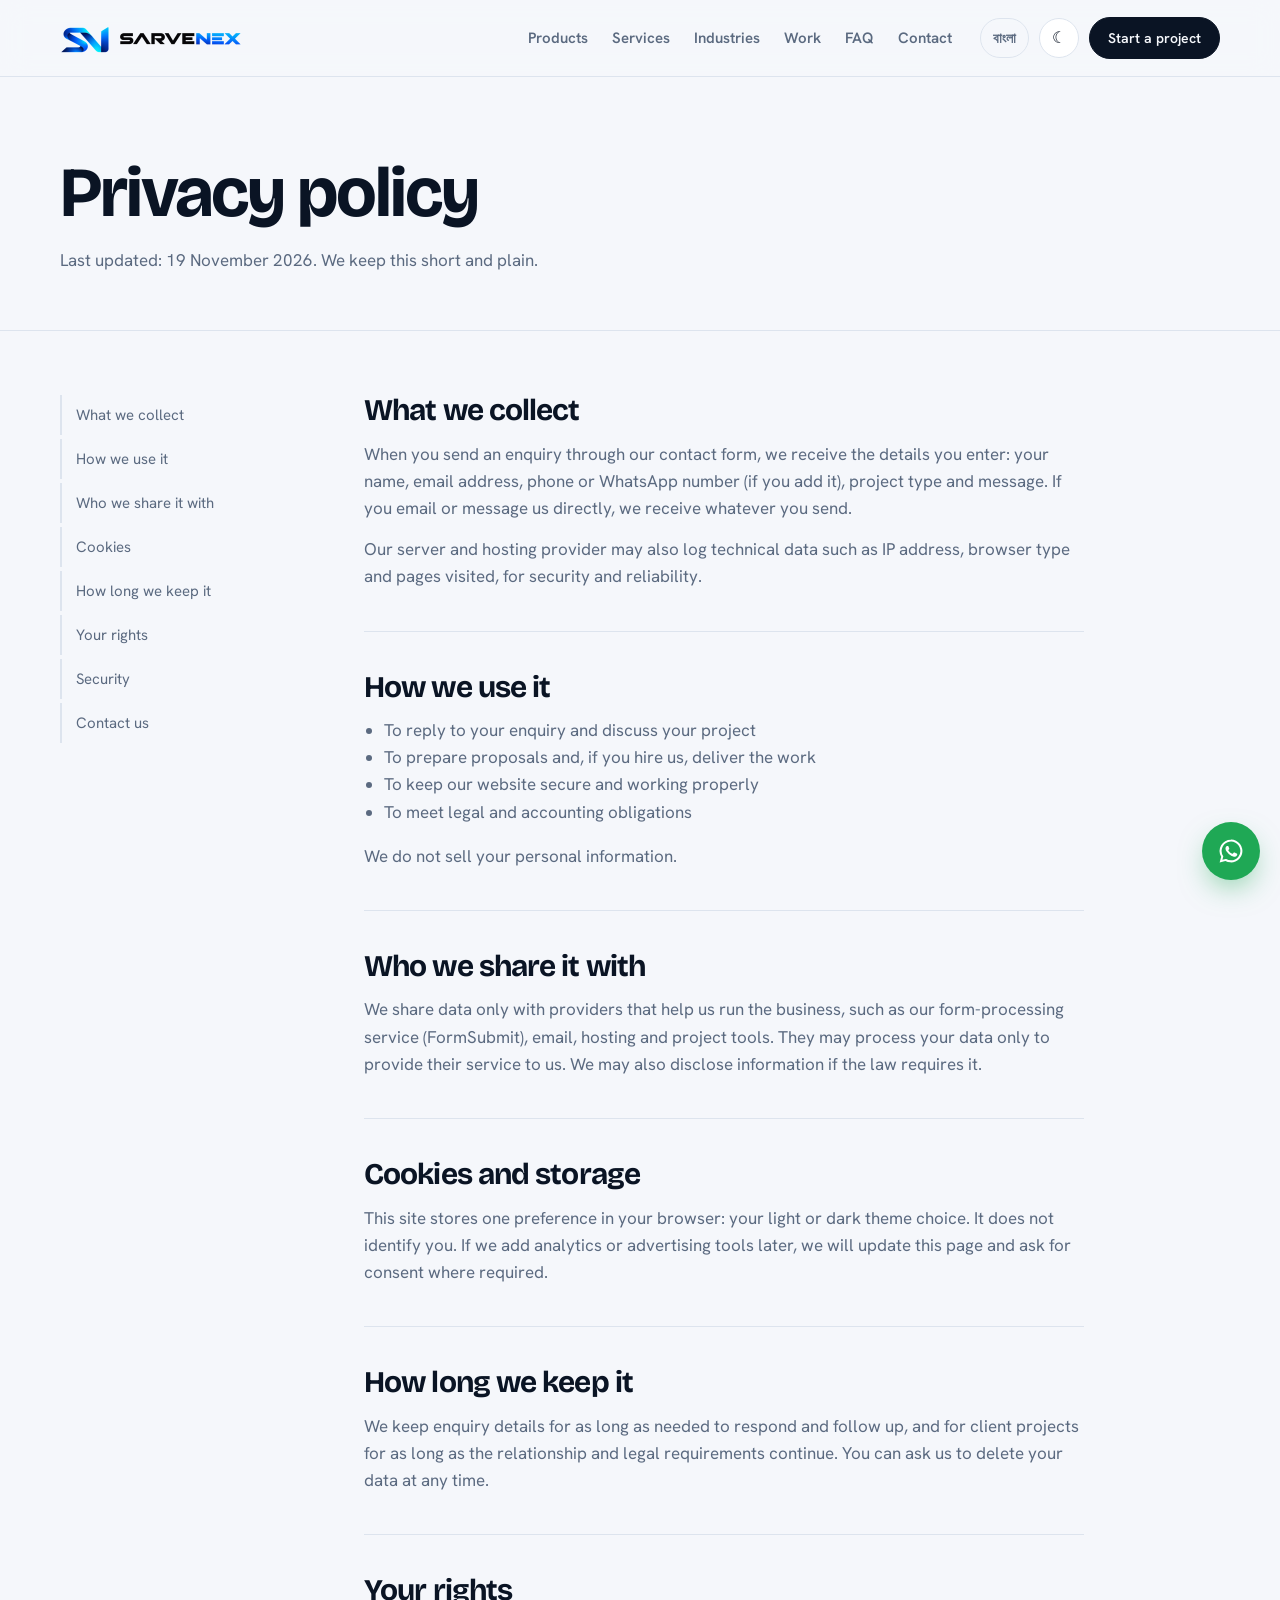
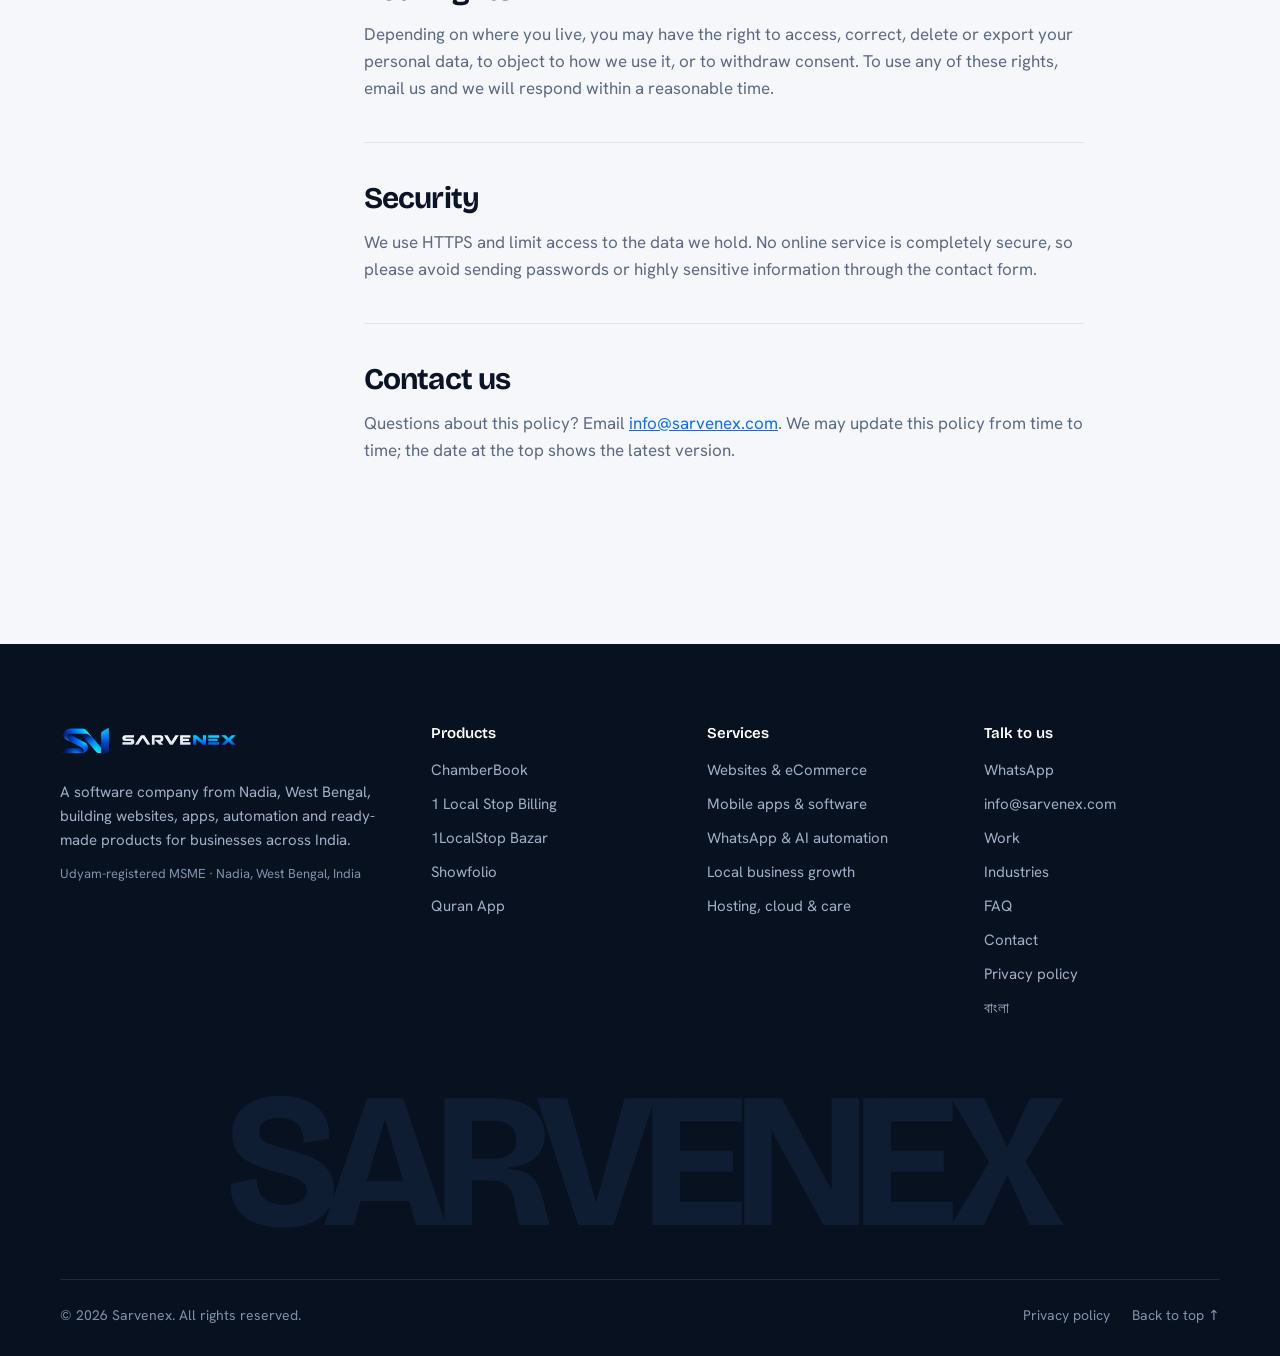
<file: privacy.html>
<!doctype html>
<html lang="en">
<head>
<meta charset="utf-8">
<meta name="viewport" content="width=device-width,initial-scale=1">
<meta name="theme-color" content="#08111f">
<title>Privacy policy — Sarvenex</title>
<meta name="description" content="How Sarvenex collects, uses and protects your personal information.">
<link rel="canonical" href="https://sarvenex.com/privacy.html">
<link rel="alternate" hreflang="en" href="https://sarvenex.com/">
<link rel="alternate" hreflang="x-default" href="https://sarvenex.com/">
<meta property="og:type" content="website">
<meta property="og:site_name" content="Sarvenex">
<meta property="og:title" content="Sarvenex — We build the software your business runs on">
<meta property="og:description" content="How Sarvenex collects, uses and protects your personal information.">
<meta property="og:url" content="https://sarvenex.com/privacy.html">
<meta property="og:image" content="https://sarvenex.com/assets/img/og-image.png">
<meta property="og:image:width" content="1200"><meta property="og:image:height" content="630">
<meta property="og:locale" content="en_IN">
<meta name="twitter:card" content="summary_large_image">
<link rel="preconnect" href="https://fonts.googleapis.com"><link rel="preconnect" href="https://fonts.gstatic.com" crossorigin>
<link href="https://fonts.googleapis.com/css2?family=Bricolage+Grotesque:opsz,wght@12..96,600;12..96,700&family=Hanken+Grotesk:wght@400;500;600&display=swap" rel="stylesheet">
<link rel="stylesheet" href="/assets/css/styles.css">
<link rel="icon" href="/assets/img/favicon.ico" sizes="any">
<link rel="icon" type="image/png" sizes="32x32" href="/assets/img/favicon-32.png">
<link rel="apple-touch-icon" sizes="180x180" href="/assets/img/apple-touch-icon.png">
<script>try{var t=localStorage.getItem('theme');if(t)document.documentElement.dataset.theme=t}catch(e){}</script>
<script type="application/ld+json">{"@context":"https://schema.org","@type":"WebPage","name":"Privacy policy","url":"https://sarvenex.com/privacy.html","publisher":{"@type":"Organization","name":"Sarvenex","url":"https://sarvenex.com/"}}</script>
</head>
<body id="top">
<a class="skip" href="#main">Skip to content</a>
<header class="header"><div class="wrap nav">
<a class="brand" href="/" aria-label="Sarvenex home"><img class="light-logo" src="/assets/img/logo-light.webp" alt="Sarvenex" width="181" height="30"><img class="dark-logo" src="/assets/img/logo-dark.webp" alt="Sarvenex" width="176" height="30"></a>
<nav class="links" id="links" aria-label="Primary"><a href="/#products">Products</a><a href="/#services">Services</a><a href="/#industries">Industries</a><a href="/#work">Work</a><a href="/#faq">FAQ</a><a href="/#contact">Contact</a></nav>
<div class="tools"><a class="lang" href="/bn/" hreflang="bn" lang="bn">বাংলা</a><button class="icon-btn" id="themeToggle" type="button" aria-label="Toggle theme"><span id="themeIcon">☾</span></button><a class="btn sm" href="/#contact">Start a project</a><button class="icon-btn menu" id="menuBtn" type="button" aria-label="Menu" aria-expanded="false">☰</button></div>
</div></header>
<main id="main"><section class="phero"><div class="wrap"><h1>Privacy policy</h1><p>Last updated: 19 November 2026. We keep this short and plain.</p></div></section>
<div class="wrap doc">
<nav class="toc" aria-label="On this page"><a href="#collect">What we collect</a><a href="#use">How we use it</a><a href="#share">Who we share it with</a><a href="#cookies">Cookies</a><a href="#retention">How long we keep it</a><a href="#rights">Your rights</a><a href="#security">Security</a><a href="#contact-us">Contact us</a></nav>
<div class="prose">
<section id="collect"><h2>What we collect</h2><p>When you send an enquiry through our contact form, we receive the details you enter: your name, email address, phone or WhatsApp number (if you add it), project type and message. If you email or message us directly, we receive whatever you send.</p><p>Our server and hosting provider may also log technical data such as IP address, browser type and pages visited, for security and reliability.</p></section>
<section id="use"><h2>How we use it</h2><ul><li>To reply to your enquiry and discuss your project</li><li>To prepare proposals and, if you hire us, deliver the work</li><li>To keep our website secure and working properly</li><li>To meet legal and accounting obligations</li></ul><p>We do not sell your personal information.</p></section>
<section id="share"><h2>Who we share it with</h2><p>We share data only with providers that help us run the business, such as our form-processing service (FormSubmit), email, hosting and project tools. They may process your data only to provide their service to us. We may also disclose information if the law requires it.</p></section>
<section id="cookies"><h2>Cookies and storage</h2><p>This site stores one preference in your browser: your light or dark theme choice. It does not identify you. If we add analytics or advertising tools later, we will update this page and ask for consent where required.</p></section>
<section id="retention"><h2>How long we keep it</h2><p>We keep enquiry details for as long as needed to respond and follow up, and for client projects for as long as the relationship and legal requirements continue. You can ask us to delete your data at any time.</p></section>
<section id="rights"><h2>Your rights</h2><p>Depending on where you live, you may have the right to access, correct, delete or export your personal data, to object to how we use it, or to withdraw consent. To use any of these rights, email us and we will respond within a reasonable time.</p></section>
<section id="security"><h2>Security</h2><p>We use HTTPS and limit access to the data we hold. No online service is completely secure, so please avoid sending passwords or highly sensitive information through the contact form.</p></section>
<section id="contact-us"><h2>Contact us</h2><p>Questions about this policy? Email <a href="mailto:info@sarvenex.com">info@sarvenex.com</a>. We may update this policy from time to time; the date at the top shows the latest version.</p></section>
</div></div>
</main>
<footer class="foot"><div class="wrap">
<div class="foot-top">
<div><img src="/assets/img/logo-dark.webp" alt="Sarvenex" width="176" height="30" loading="lazy"><p>A software company from Nadia, West Bengal, building websites, apps, automation and ready-made products for businesses across India.</p><p class="small">Udyam-registered MSME · Nadia, West Bengal, India</p></div>
<div><h4>Products</h4><ul><li><a href="https://chamberbook.sarvenex.com/">ChamberBook</a></li><li><a href="/#p-1localstop-billing">1 Local Stop Billing</a></li><li><a href="/#p-1localstop-bazar">1LocalStop Bazar</a></li><li><a href="/#p-showfolio">Showfolio</a></li><li><a href="/#p-quran-app">Quran App</a></li></ul></div>
<div><h4>Services</h4><ul><li><a href="/#services">Websites &amp; eCommerce</a></li><li><a href="/#services">Mobile apps &amp; software</a></li><li><a href="/#services">WhatsApp &amp; AI automation</a></li><li><a href="/#services">Local business growth</a></li><li><a href="/#services">Hosting, cloud &amp; care</a></li></ul></div>
<div><h4>Talk to us</h4><ul><li><a href="https://wa.me/919382053515?text=Hi%20Sarvenex%2C%20I%27d%20like%20to%20discuss%20a%20project." target="_blank" rel="noopener">WhatsApp</a></li><li><a href="mailto:info@sarvenex.com">info@sarvenex.com</a></li><li><a href="/#work">Work</a></li><li><a href="/#industries">Industries</a></li><li><a href="/#faq">FAQ</a></li><li><a href="/#contact">Contact</a></li><li><a href="/privacy.html">Privacy policy</a></li><li><a href="/bn/" lang="bn">বাংলা</a></li></ul></div>
</div>
<p class="foot-word" aria-hidden="true">SARVENEX</p>
<div class="foot-bot"><span>© <span id="year">2026</span> Sarvenex. All rights reserved.</span><nav><a href="/privacy.html">Privacy policy</a><a href="#top">Back to top ↑</a></nav></div>
</div></footer>
<a class="wa-float" href="https://wa.me/919382053515?text=Hi%20Sarvenex%2C%20I%27d%20like%20to%20discuss%20a%20project." target="_blank" rel="noopener" aria-label="WhatsApp"><svg viewBox="0 0 32 32" width="28" height="28" aria-hidden="true"><path fill="currentColor" d="M16 3a13 13 0 0 0-11.2 19.6L3 29l6.6-1.7A13 13 0 1 0 16 3zm0 23.7a10.7 10.7 0 0 1-5.5-1.5l-.4-.2-3.9 1 1-3.8-.2-.4A10.7 10.7 0 1 1 16 26.7zm5.9-8c-.3-.2-1.9-1-2.2-1s-.5-.2-.7.2l-1 1.2c-.2.2-.4.2-.7.1a8.8 8.8 0 0 1-4.3-3.8c-.3-.6.3-.5 1-1.7.1-.2 0-.4 0-.6l-1-2.4c-.3-.6-.5-.5-.7-.5h-.6a1.2 1.2 0 0 0-.9.4 3.7 3.7 0 0 0-1.1 2.7 6.4 6.4 0 0 0 1.3 3.4 14.7 14.7 0 0 0 5.7 5c2.1.9 2.9 1 4 .8a3.4 3.4 0 0 0 2.2-1.6 2.8 2.8 0 0 0 .2-1.6c-.1-.2-.3-.3-.6-.4z"/></svg></a>
<script src="/assets/js/main.js" defer></script>
</body></html>
</file>
<file: assets/css/styles.css>
:root{--bg:#f5f7fb;--panel:#fff;--ink:#0a1424;--mut:#5b6a80;--line:#dde4ee;--blue:#0a6cff;--cyan:#11c5d9;--night:#08111f;--onn:#eaf1fb;--wa:#1fa855;--r:14px}
[data-theme=dark]{--bg:#07101d;--panel:#0d1b2d;--ink:#eef4fc;--mut:#98a8bd;--line:#1c2b40;--blue:#3b8cff}
*{box-sizing:border-box}html{scroll-behavior:smooth;scroll-padding-top:90px}
body{margin:0;background:var(--bg);color:var(--ink);font:17px/1.6 "Hanken Grotesk",system-ui,-apple-system,"Segoe UI",sans-serif;-webkit-font-smoothing:antialiased}
h1,h2,h3{font-family:"Bricolage Grotesque","Hanken Grotesk",system-ui,sans-serif;letter-spacing:-.03em;line-height:1.05;margin:0}
/* Bengali: own font, no negative tracking (it breaks conjuncts), taller lines for matras */
:lang(bn) body,body:lang(bn){font-family:"Hind Siliguri","Hanken Grotesk",system-ui,sans-serif;line-height:1.7}
:lang(bn) h1,:lang(bn) h2,:lang(bn) h3,:lang(bn) .tab{font-family:"Hind Siliguri","Bricolage Grotesque",sans-serif;letter-spacing:0;line-height:1.3;font-weight:700}
a{color:inherit;text-decoration:none}p{margin:0}
:focus-visible{outline:2px solid var(--blue);outline-offset:3px;border-radius:4px}
.skip{position:absolute;left:-999px;top:8px;background:var(--blue);color:#fff;padding:8px 14px;border-radius:8px;z-index:50}.skip:focus{left:12px}
.wrap{width:min(1160px,calc(100% - 40px));margin-inline:auto}
.light-logo{display:block}.dark-logo{display:none}[data-theme=dark] .light-logo{display:none}[data-theme=dark] .dark-logo{display:block}
/* header */
.header{position:sticky;top:0;z-index:20;background:color-mix(in srgb,var(--bg) 88%,transparent);backdrop-filter:blur(14px);border-bottom:1px solid var(--line)}
.nav{height:76px;display:flex;align-items:center;gap:28px}
.brand img{height:30px;width:auto}
.links{display:flex;gap:24px;margin-left:auto;font-size:15px;font-weight:600;color:var(--mut)}.links a:hover{color:var(--ink)}
.tools{display:flex;gap:10px;align-items:center}
.lang{font-size:14px;font-weight:600;padding:8px 12px;border:1px solid var(--line);border-radius:999px;color:var(--mut)}.lang:hover{color:var(--ink);border-color:var(--ink)}
.icon-btn{width:40px;height:40px;border-radius:50%;border:1px solid var(--line);background:var(--panel);color:var(--ink);cursor:pointer;font-size:16px}
.menu{display:none}
.btn{display:inline-flex;align-items:center;gap:8px;padding:13px 22px;border-radius:999px;font-weight:600;font-size:15px;border:1px solid var(--ink);background:var(--ink);color:var(--bg);cursor:pointer;transition:transform .2s,background .2s}
.btn:hover{transform:translateY(-2px);background:var(--blue);border-color:var(--blue);color:#fff}
.btn.ghost{background:transparent;color:var(--ink)}.btn.ghost:hover{color:#fff}
.btn.sm{padding:9px 18px;font-size:14px}
.btn.wa{background:var(--wa);border-color:var(--wa);color:#fff;justify-self:start}.btn.wa:hover{background:#178a45;border-color:#178a45}
/* hero */
.hero{padding:76px 0 56px}
.hero-grid{display:grid;grid-template-columns:1.05fr .95fr;gap:56px;align-items:center}
.eyebrow{font-size:14px;font-weight:600;color:var(--blue);margin-bottom:18px;letter-spacing:.02em}
.hero h1{font-size:clamp(44px,6vw,82px);font-weight:700}
:lang(bn) .hero h1{font-size:clamp(38px,5.2vw,68px)}
.hero h1 i{font-style:normal;color:var(--blue)}
.lead{font-size:19px;color:var(--mut);max-width:540px;margin:24px 0 32px}
.row{display:flex;gap:12px;flex-wrap:wrap}
.wa-inline{display:inline-block;margin-top:18px;font-weight:600;color:var(--wa)}.wa-inline:hover{text-decoration:underline}
.trust{list-style:none;padding:0;margin:56px 0 0;display:flex;flex-wrap:wrap;gap:10px 28px;color:var(--mut);font-size:15px;font-weight:600;border-top:1px solid var(--line);padding-top:24px}
.trust li:before{content:"✓";color:var(--cyan);margin-right:8px}
.term{background:var(--night);color:var(--onn);border-radius:18px;box-shadow:0 40px 80px -30px rgba(10,108,255,.45);overflow:hidden;font:14px/1.9 ui-monospace,SFMono-Regular,Menlo,Consolas,monospace}
.term-bar{display:flex;gap:7px;padding:14px 18px;border-bottom:1px solid #1b2a40}.term-bar b{width:10px;height:10px;border-radius:50%;background:#2a3a52}.term-bar span{margin-left:auto;color:#6f819b;font-size:12px}
.term-body{padding:20px 22px;min-height:300px}
.term-body div{opacity:0;transform:translateY(6px);transition:.4s}.term-body div.on{opacity:1;transform:none}
.term .p{color:#6f819b}.term .ok{color:#37e0a3}.term .b{color:#5aa8ff}.term .c{color:var(--cyan)}
/* sections */
.sec{padding:96px 0}.sec.alt{background:var(--panel);border-block:1px solid var(--line)}
.head{display:flex;justify-content:space-between;align-items:end;gap:40px;margin-bottom:48px;flex-wrap:wrap}
.head h2{font-size:clamp(34px,4.4vw,56px);max-width:640px}.head p{max-width:400px;color:var(--mut)}
:lang(bn) .head h2{font-size:clamp(30px,3.8vw,48px)}
/* products */
.prods{display:grid;grid-template-columns:repeat(auto-fill,minmax(320px,1fr));gap:20px}
.prod{background:var(--panel);border:1px solid var(--line);border-radius:18px;padding:26px;display:flex;flex-direction:column;gap:10px;position:relative;overflow:hidden}
.prod:before{content:"";position:absolute;inset:0 0 auto 0;height:4px;background:var(--pc)}
.prod-top{display:flex;justify-content:space-between;align-items:center;margin-bottom:6px}
.prod-ic{width:46px;height:46px;border-radius:12px;display:grid;place-items:center;font-size:22px;background:color-mix(in srgb,var(--pc) 14%,transparent);color:var(--pc)}
.badge{font-size:12px;font-weight:700;padding:5px 10px;border-radius:999px;border:1px solid var(--line);color:var(--mut)}
.badge.live{background:#e6f7ee;border-color:#b7e6c9;color:#127a3f}.badge.ready{background:#e8f0ff;border-color:#c5d8ff;color:#1d4fd8}.badge.soon{background:transparent}
[data-theme=dark] .badge.live{background:#0f2d1e;border-color:#1c5235;color:#5be29a}[data-theme=dark] .badge.ready{background:#11223f;border-color:#22406e;color:#8db6ff}
.prod small{color:var(--pc);font-weight:700;font-size:13px}
.prod h3{font-size:26px}.prod .tag{font-weight:600}.prod p{color:var(--mut);font-size:15px}.prod .tag{color:var(--ink)}
.prod .meta{font-size:13px;margin-top:auto;padding-top:6px}
.prod-cta{margin-top:8px}
.ticks{list-style:none;padding:0;margin:4px 0;display:grid;gap:6px;font-size:15px}
.ticks li{padding-left:24px;position:relative}.ticks li:before{content:"✓";position:absolute;left:0;color:var(--cyan);font-weight:700}
/* services */
.svc{display:grid;grid-template-columns:.8fr 1.2fr;gap:36px;align-items:start}
.tabs{display:grid;gap:6px}
.tab{text-align:left;padding:18px 22px;border-radius:var(--r);border:1px solid transparent;background:transparent;color:var(--mut);font:600 20px "Bricolage Grotesque",sans-serif;letter-spacing:-.02em;cursor:pointer;transition:.2s}
.tab:hover{color:var(--ink)}.tab[aria-selected=true]{background:var(--bg);border-color:var(--line);color:var(--ink);box-shadow:inset 3px 0 0 var(--blue)}
.pane{background:var(--bg);border:1px solid var(--line);border-radius:20px;padding:44px;min-height:340px}
.pane[hidden]{display:none}.pane h3{font-size:34px;margin-bottom:14px}.pane>p{color:var(--mut);max-width:520px;margin-bottom:26px}
.pane ul{list-style:none;padding:0;margin:0 0 28px;display:grid;gap:10px}.pane li{padding-left:26px;position:relative}.pane li:before{content:"";position:absolute;left:0;top:.62em;width:12px;height:2px;background:var(--cyan)}
.chips{display:flex;flex-wrap:wrap;gap:8px}.chips span{font-size:13px;padding:6px 12px;border:1px solid var(--line);border-radius:999px;color:var(--mut);background:var(--panel)}
/* band */
.band{background:var(--night);color:var(--onn);padding:110px 0;position:relative;overflow:hidden}
.band:before{content:"";position:absolute;right:-160px;top:-200px;width:620px;height:620px;border-radius:50%;background:radial-gradient(circle,rgba(17,197,217,.28),rgba(10,108,255,.1) 45%,transparent 70%)}
.band .wrap{position:relative}.band h2{font-size:clamp(40px,6vw,80px);max-width:880px}.band h2 i{font-style:normal;color:var(--cyan)}
:lang(bn) .band h2{font-size:clamp(34px,5vw,64px)}
.band p{max-width:540px;margin-top:26px;color:#9fb0c7;font-size:18px}
/* industries */
.inds{display:grid;grid-template-columns:repeat(3,1fr);gap:16px}
.ind{border:1px solid var(--line);border-radius:var(--r);padding:24px;background:var(--panel)}
.ind span{font-size:28px;display:block;margin-bottom:12px}.ind h3{font-size:21px;margin-bottom:6px}.ind p{color:var(--mut);font-size:15px}
/* packages */
.pks{display:grid;grid-template-columns:repeat(4,1fr);gap:16px}
.pk{background:var(--bg);border:1px solid var(--line);border-radius:18px;padding:26px;display:flex;flex-direction:column;gap:10px}
.pk h3{font-size:22px}.pk>p{color:var(--mut);font-size:15px}.pk .btn{margin-top:auto;align-self:flex-start}
.pk .ticks{margin-bottom:14px}
/* work */
.grid3{display:grid;grid-template-columns:repeat(3,1fr);gap:20px}
.proj{background:var(--panel);border:1px solid var(--line);border-radius:var(--r);overflow:hidden;display:flex;flex-direction:column}
.proj-img{aspect-ratio:12/7;background:linear-gradient(135deg,#071a3b,#0a6cff 65%,#11c5d9);overflow:hidden}.proj-img img{width:100%;height:100%;object-fit:cover;display:block}
.proj-body{padding:24px;display:grid;gap:10px;flex:1;align-content:start}.proj small{color:var(--blue);font-weight:600;font-size:14px}.proj h3{font-size:23px}.proj p{color:var(--mut);font-size:15px}
.proj a.vis{font-weight:600;font-size:15px;margin-top:6px}.proj a.vis:hover{color:var(--blue)}
/* why */
.whys{display:grid;grid-template-columns:repeat(4,1fr);gap:28px}
.why-i{border-top:2px solid var(--blue);padding-top:20px}.why-i h3{font-size:22px;margin-bottom:8px}.why-i p{color:var(--mut);font-size:15px}
/* capabilities */
.caps{border-top:1px solid var(--line)}
.cap{display:grid;grid-template-columns:200px 1fr;gap:30px;padding:22px 0;border-bottom:1px solid var(--line);align-items:baseline}
.cap h3{font-size:20px}.cap p{color:var(--mut)}
/* process */
.steps{display:grid;grid-template-columns:repeat(4,1fr);gap:0;position:relative}
.step{padding:0 28px 0 0}.step:before{content:"";display:block;height:2px;background:var(--line);margin-bottom:26px;position:relative}
.step b{display:inline-grid;place-items:center;width:34px;height:34px;border-radius:50%;background:var(--blue);color:#fff;font-size:14px;margin-bottom:16px}
.step h3{font-size:24px;margin-bottom:8px}.step p{color:var(--mut);font-size:15px}
/* faq */
.faq{display:grid;grid-template-columns:.8fr 1.2fr;gap:56px;align-items:start}
.faq h2{font-size:clamp(34px,4.4vw,56px)}:lang(bn) .faq h2{font-size:clamp(30px,3.8vw,48px)}
.qs{border-top:1px solid var(--line)}
details{border-bottom:1px solid var(--line);padding:4px 0}
summary{cursor:pointer;list-style:none;padding:18px 36px 18px 0;font-weight:600;font-size:18px;position:relative}
summary::-webkit-details-marker{display:none}
summary:after{content:"+";position:absolute;right:4px;top:14px;font-size:24px;color:var(--blue);transition:transform .2s}
details[open] summary:after{transform:rotate(45deg)}
details p{color:var(--mut);padding:0 36px 20px 0}
/* contact */
.contact{display:grid;grid-template-columns:.9fr 1.1fr;gap:64px}
.contact h2{font-size:clamp(36px,4.6vw,60px);margin-bottom:22px}:lang(bn) .contact h2{font-size:clamp(30px,3.8vw,50px)}.contact>div>p{color:var(--mut);max-width:420px}
.cd{display:grid;gap:12px;margin-top:30px;font-weight:600}.cd a:not(.btn):hover{color:var(--blue)}.cd span{color:var(--mut);font-weight:500}
form{background:var(--bg);border:1px solid var(--line);border-radius:20px;padding:34px;display:grid;gap:18px}
label{display:grid;gap:7px;font-size:14px;font-weight:600}
input,select,textarea{font:inherit;color:var(--ink);background:var(--panel);border:1px solid var(--line);border-radius:10px;padding:13px 14px}
input:focus,select:focus,textarea:focus{outline:2px solid var(--blue);outline-offset:1px;border-color:var(--blue)}
textarea{resize:vertical}.hp{position:absolute;left:-9999px;width:1px;height:1px;opacity:0}
/* footer */
.foot{background:var(--night);color:var(--onn);padding:80px 0 30px}
.foot-top{display:grid;grid-template-columns:1.4fr 1fr 1fr 1fr;gap:40px;padding-bottom:56px}
.foot-top img{height:30px;width:auto;margin-bottom:18px}.foot-top p{color:#9fb0c7;font-size:15px;max-width:320px}.foot-top p.small{font-size:13px;margin-top:12px;color:#7f92ad}
.foot h4{margin:0 0 16px;font:600 15px "Bricolage Grotesque",sans-serif;color:#fff}:lang(bn) .foot h4{font-family:"Hind Siliguri",sans-serif}
.foot ul{list-style:none;margin:0;padding:0;display:grid;gap:10px;font-size:15px;color:#9fb0c7}.foot ul a:hover{color:var(--cyan)}
.foot-word{font:700 clamp(60px,15vw,200px)/.9 "Bricolage Grotesque",sans-serif;letter-spacing:-.06em;color:#0f1d33;margin:0 0 30px;user-select:none;overflow:hidden;display:flex;justify-content:center}
.foot-bot{display:flex;justify-content:space-between;gap:20px;flex-wrap:wrap;border-top:1px solid #1b2a40;padding-top:24px;font-size:14px;color:#7f92ad}
.foot-bot nav{display:flex;gap:22px}.foot-bot a:hover{color:#fff}
.wa-float{position:fixed;right:20px;bottom:20px;z-index:30;width:58px;height:58px;border-radius:50%;background:var(--wa);color:#fff;display:grid;place-items:center;box-shadow:0 12px 30px -8px rgba(31,168,85,.6);transition:transform .2s}.wa-float:hover{transform:scale(1.07)}
/* privacy */
.phero{padding:80px 0 56px;border-bottom:1px solid var(--line)}.phero h1{font-size:clamp(42px,5.5vw,72px)}.phero p{color:var(--mut);margin-top:16px}
.doc{display:grid;grid-template-columns:240px 1fr;gap:64px;padding:64px 0 100px;align-items:start}
.toc{position:sticky;top:100px;display:grid;gap:4px;font-size:15px}.toc a{padding:8px 14px;border-left:2px solid var(--line);color:var(--mut)}.toc a:hover{color:var(--blue);border-color:var(--blue)}
.prose{max-width:720px}.prose section{padding-bottom:40px;margin-bottom:40px;border-bottom:1px solid var(--line)}.prose section:last-child{border:0}
.prose h2{font-size:30px;margin-bottom:14px}.prose p,.prose li{color:var(--mut)}.prose p+p,.prose ul{margin-top:14px}.prose ul{padding-left:20px}.prose a{color:var(--blue);text-decoration:underline}
@media(max-width:1080px){.pks,.whys{grid-template-columns:1fr 1fr}.links{gap:18px}}
@media(max-width:960px){.links{display:none;position:absolute;top:76px;left:0;right:0;flex-direction:column;gap:0;background:var(--bg);border-bottom:1px solid var(--line);padding:10px 20px}.links.open{display:flex}.links a{padding:14px 0;border-bottom:1px solid var(--line)}.menu{display:inline-block}.tools .btn{display:none}.nav{gap:12px}.tools{margin-left:auto}
.hero-grid,.svc,.contact,.doc,.faq{grid-template-columns:1fr}.faq{gap:24px}.grid3,.inds{grid-template-columns:1fr 1fr}.steps{grid-template-columns:1fr 1fr;row-gap:36px}.foot-top{grid-template-columns:1fr 1fr}.toc{position:static;grid-auto-flow:column;overflow:auto}.toc a{white-space:nowrap;border:0;border-bottom:2px solid var(--line)}}
@media(max-width:600px){.hero{padding:44px 0 40px}.sec{padding:68px 0}.grid3,.steps,.foot-top,.inds,.pks,.whys{grid-template-columns:1fr}.prods{grid-template-columns:1fr}.cap{grid-template-columns:1fr;gap:6px}.pane{padding:28px}.tabs{grid-auto-flow:column;overflow:auto}.tab{white-space:nowrap;font-size:17px;padding:12px 16px}form{padding:22px}.trust{margin-top:36px}.term-body{min-height:260px}.brand img{height:26px}}
@media(prefers-reduced-motion:reduce){html{scroll-behavior:auto}*{transition:none!important}.term-body div{opacity:1;transform:none}}
</file>
